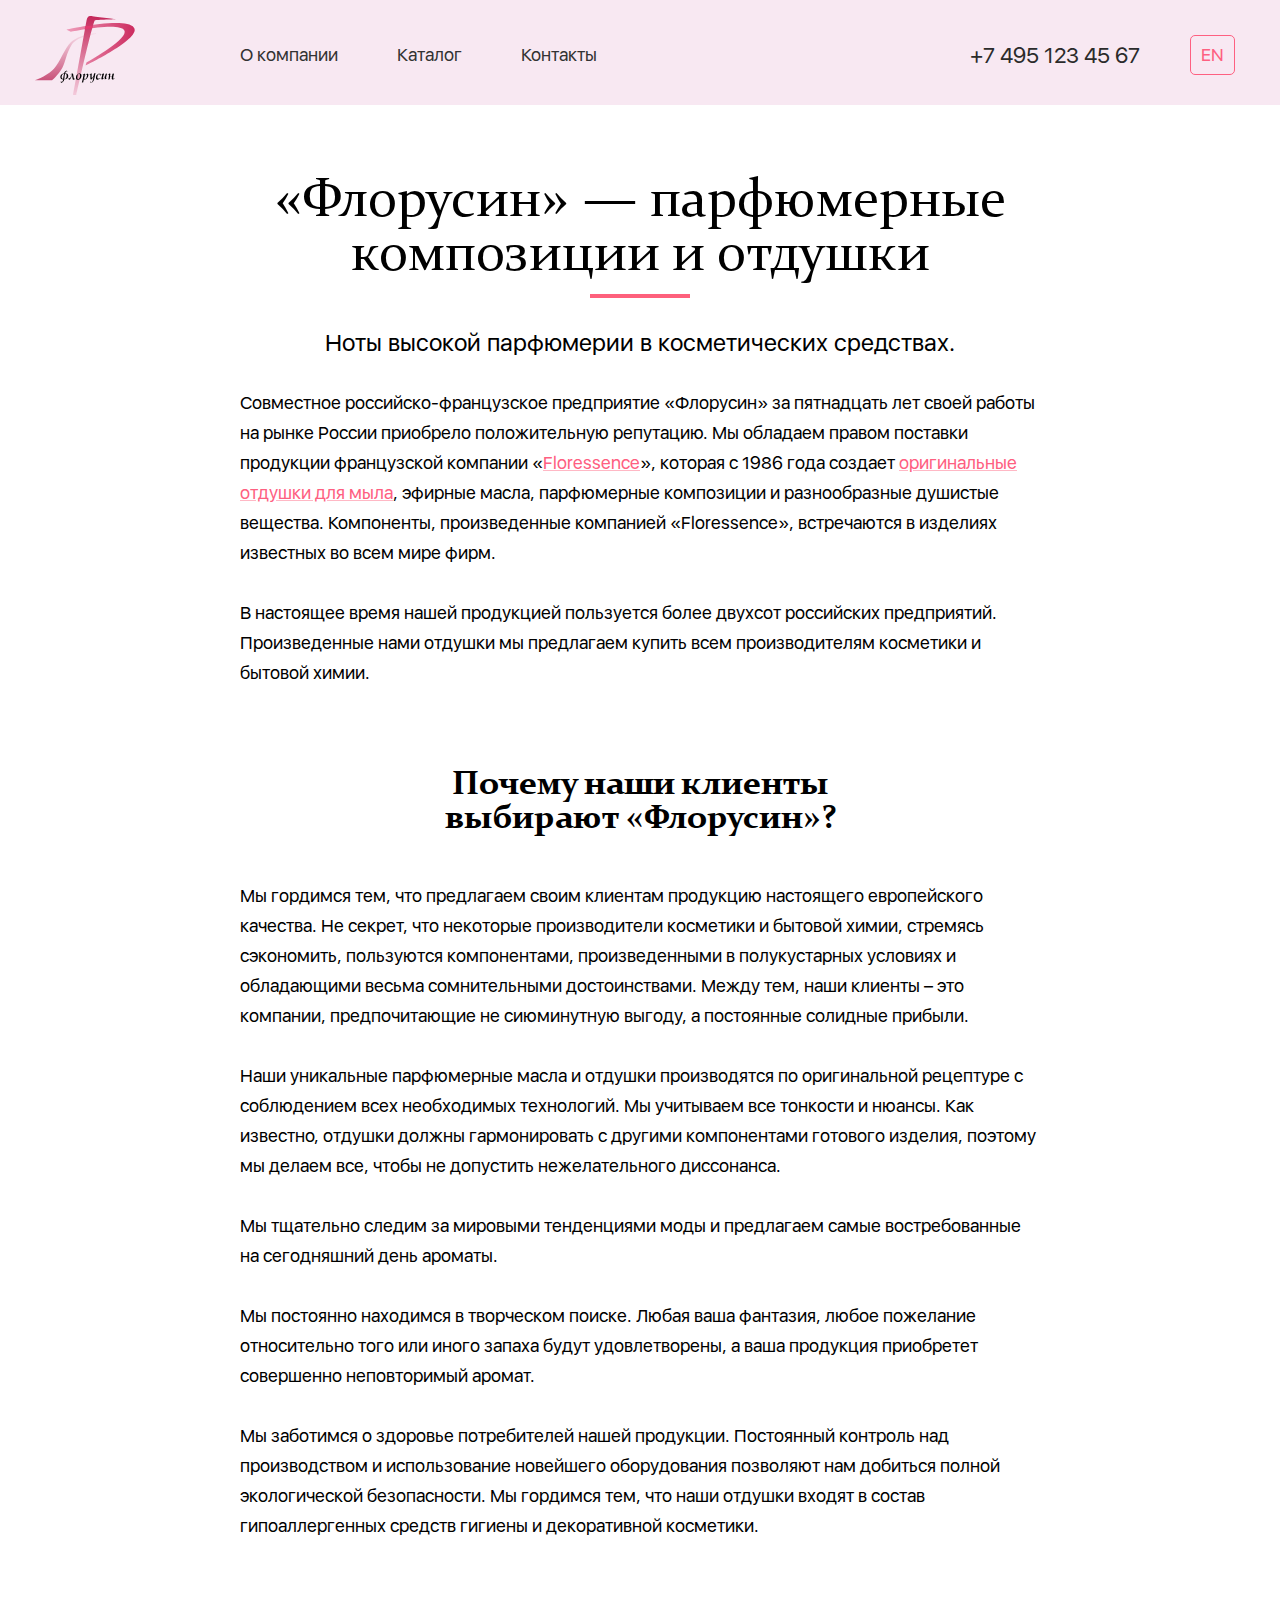
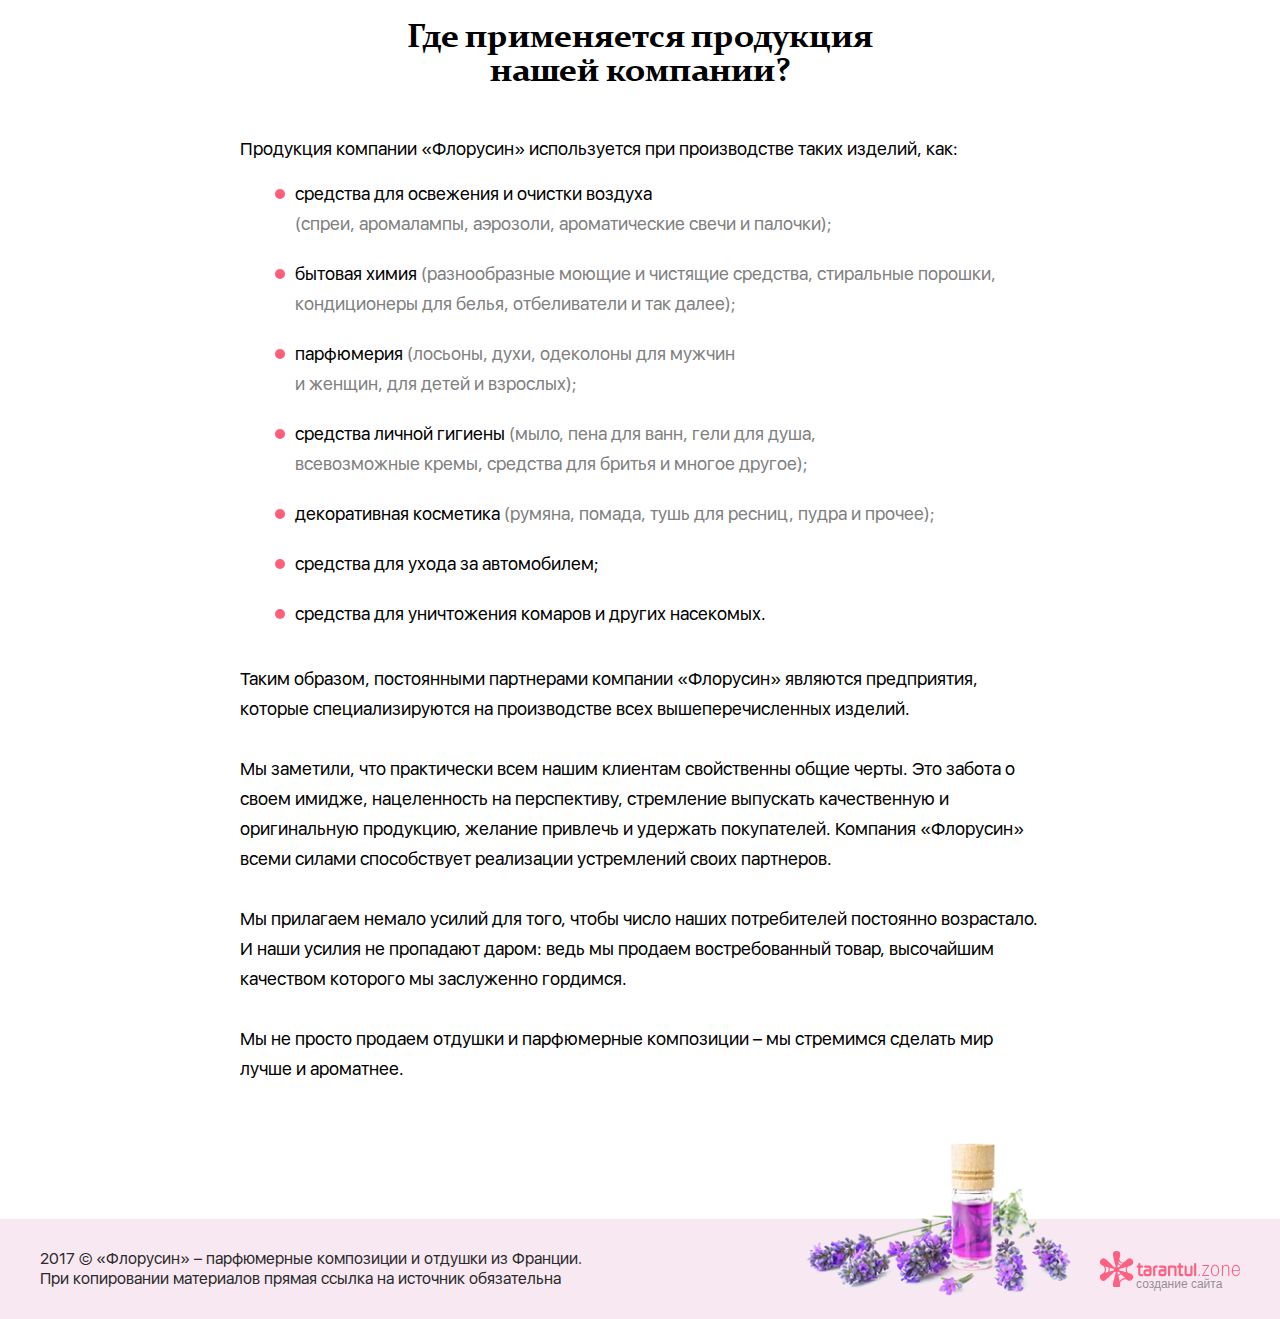
<file: index.html>
<!DOCTYPE html>
<html lang="ru">
	<head>
    	<meta charset="UTF-8" />
    	<meta http-equiv="X-UA-Compatible" content="IE=edge" />
    	<meta name="viewport" content="width=device-width, initial-scale=1.0, user-scalable=0, minimum-scale=1.0" />
    	<link rel="stylesheet" href="css/default.css" />
		<link rel="stylesheet" href="css/fonts.css" />
    	<link rel="stylesheet" href="css/style.css" />
		<link rel="stylesheet" href="css/header.css" />
		<link rel="stylesheet" href="css/nav.css" />
		<link rel="stylesheet" href="css/article.css" />
		<link rel="stylesheet" href="css/footer.css" />
		<script defer src="js/jquery.js"></script>
		<script defer src="js/base.js"></script>
		<title>ФЛОРУСИН</title>
	</head>
	<body onload="resize();" onresize="resize();">
		<div class="container">
			<header>
				<div class="header_container">
					<a class="header_logo" href="main.html" title="На главную страницу"></a>
					<a class="header_phone" href="tel:+74951234567" title="Позвоните нам">+7 495 123 45 67</a>
					<ul>
						<li></li>
						<li></li>
						<li></li>
						<li></li>
					</ul>
					<a class="lang" href="#" title="English version">en</a>
				</div>
			</header>

			<nav>
				<ul>
					<li><a href="#" title="О компании">О компании</a></li>
					<li><a href="catalogue.html" title="Каталог">Каталог</a></li>
					<li><a href="#" title="Контакты">Контакты</a></li>
				</ul>
			</nav>

			<article>
				<div class="brief">
					<h1>«Флорусин» — парфюмерные<br/> композиции и отдушки</h1>
					<p>Ноты высокой парфюмерии в косметических средствах.</p>
				</div>
				<div class="content">
					<p>Совместное российско-французское предприятие «Флорусин» за пятнадцать лет
						 своей работы на рынке России приобрело положительную репутацию. Мы
						 обладаем правом поставки продукции французской компании «<a href="#" title="Floressence">Floressence</a>»,
						 которая с 1986 года создает <a href="#" title="отдушки для мыла">оригинальные отдушки
						для мыла</a>, эфирные масла, парфюмерные композиции и разнообразные душистые вещества.
						Компоненты, произведенные компанией «Floressence», встречаются в изделиях известных
						 во всем мире фирм.</p>
					<p>В настоящее время нашей продукцией пользуется более двухсот российских
						 предприятий. Произведенные нами отдушки мы предлагаем купить всем
						 производителям косметики и бытовой химии.</p>
					<h2>Почему наши клиенты<br/> выбирают «Флорусин»?</h2>
					<p>Мы гордимся тем, что предлагаем своим клиентам продукцию настоящего
						 европейского качества. Не секрет, что некоторые производители косметики
						  и бытовой химии, стремясь сэкономить, пользуются компонентами,
						  произведенными в полукустарных условиях и обладающими весьма
						   сомнительными достоинствами. Между тем, наши клиенты – это компании,
						    предпочитающие не сиюминутную выгоду, а постоянные солидные прибыли.</p>
					<p>Наши уникальные парфюмерные масла и отдушки производятся по оригинальной
						рецептуре с соблюдением всех необходимых технологий. Мы учитываем все тонкости
						и нюансы. Как известно, отдушки должны гармонировать с другими компонентами
						готового изделия, поэтому мы делаем все, чтобы не допустить нежелательного диссонанса.</p>
					<p>Мы тщательно следим за мировыми тенденциями моды и предлагаем самые
						 востребованные на сегодняшний день ароматы.</p>
					<p>Мы постоянно находимся в творческом поиске. Любая ваша фантазия, любое пожелание
						 относительно того или иного запаха будут удовлетворены, а ваша продукция
						 приобретет совершенно неповторимый аромат.</p>
					<p>Мы заботимся о здоровье потребителей нашей продукции. Постоянный контроль
						над производством и использование новейшего оборудования позволяют нам добиться
						полной экологической безопасности. Мы гордимся тем, что наши отдушки входят
						в состав гипоаллергенных средств гигиены и декоративной косметики.</p>
					<h2>Где применяется продукция<br/> нашей компании?</h2>
					<p>Продукция компании «Флорусин» используется при производстве таких
						изделий, как:</p>
					<ul>
						<li>средства для освежения и очистки воздуха<br/> <span> (спреи, аромалампы,
							аэрозоли, ароматические свечи и палочки);</span></li>
						<li>бытовая химия<span> (разнообразные моющие и чистящие средства, стиральные
							 порошки, кондиционеры для белья, отбеливатели и так далее);</span></li>
						<li>парфюмерия<span> (лосьоны, духи, одеколоны для мужчин<br/> и женщин,
							 для детей и взрослых);</span></li>
						<li>средства личной гигиены<span> (мыло, пена для ванн, гели для душа,<br/>
							всевозможные кремы, средства для бритья и многое другое);</span></li>
						<li>декоративная косметика<span> (румяна, помада, тушь для ресниц, пудра и
							прочее);</span></li>
						<li>средства для ухода за автомобилем;<span></span></li>
						<li>средства для уничтожения комаров и других насекомых.<span></span></li>
					</ul>
					<p>Таким образом, постоянными партнерами компании «Флорусин» являются предприятия,
						которые специализируются на производстве всех вышеперечисленных изделий.</p>
					<p>Мы заметили, что практически всем нашим клиентам свойственны общие черты.
						Это забота о своем имидже, нацеленность на перспективу, стремление выпускать
						качественную и оригинальную продукцию, желание привлечь и удержать покупателей.
						Компания «Флорусин» всеми силами способствует реализации устремлений своих партнеров.</p>
					<p>Мы прилагаем немало усилий для того, чтобы число наших потребителей постоянно
						 возрастало. И наши усилия не пропадают даром: ведь мы продаем востребованный товар,
						 высочайшим качеством которого мы заслуженно гордимся.</p>
					<p>Мы не просто продаем отдушки и парфюмерные композиции – мы стремимся сделать
						 мир лучше и ароматнее.</p>
				</div>
			</article>

			<footer>
				<div class="footer_container">
					<p>2017 &copy; «Флорусин» – парфюмерные композиции и отдушки из Франции.
					При копировании материалов прямая ссылка на источник обязательна
					</p>
					<a class="developer" href="http://www.tarantul.zone/" title="создание сайта" target="_blank">
					</a>
					<img class="footer_img" src="./img/aroma_footer.png" alt="aroma" />
					</div>
				</footer>
			</div>
	</body>
</html>
</file>
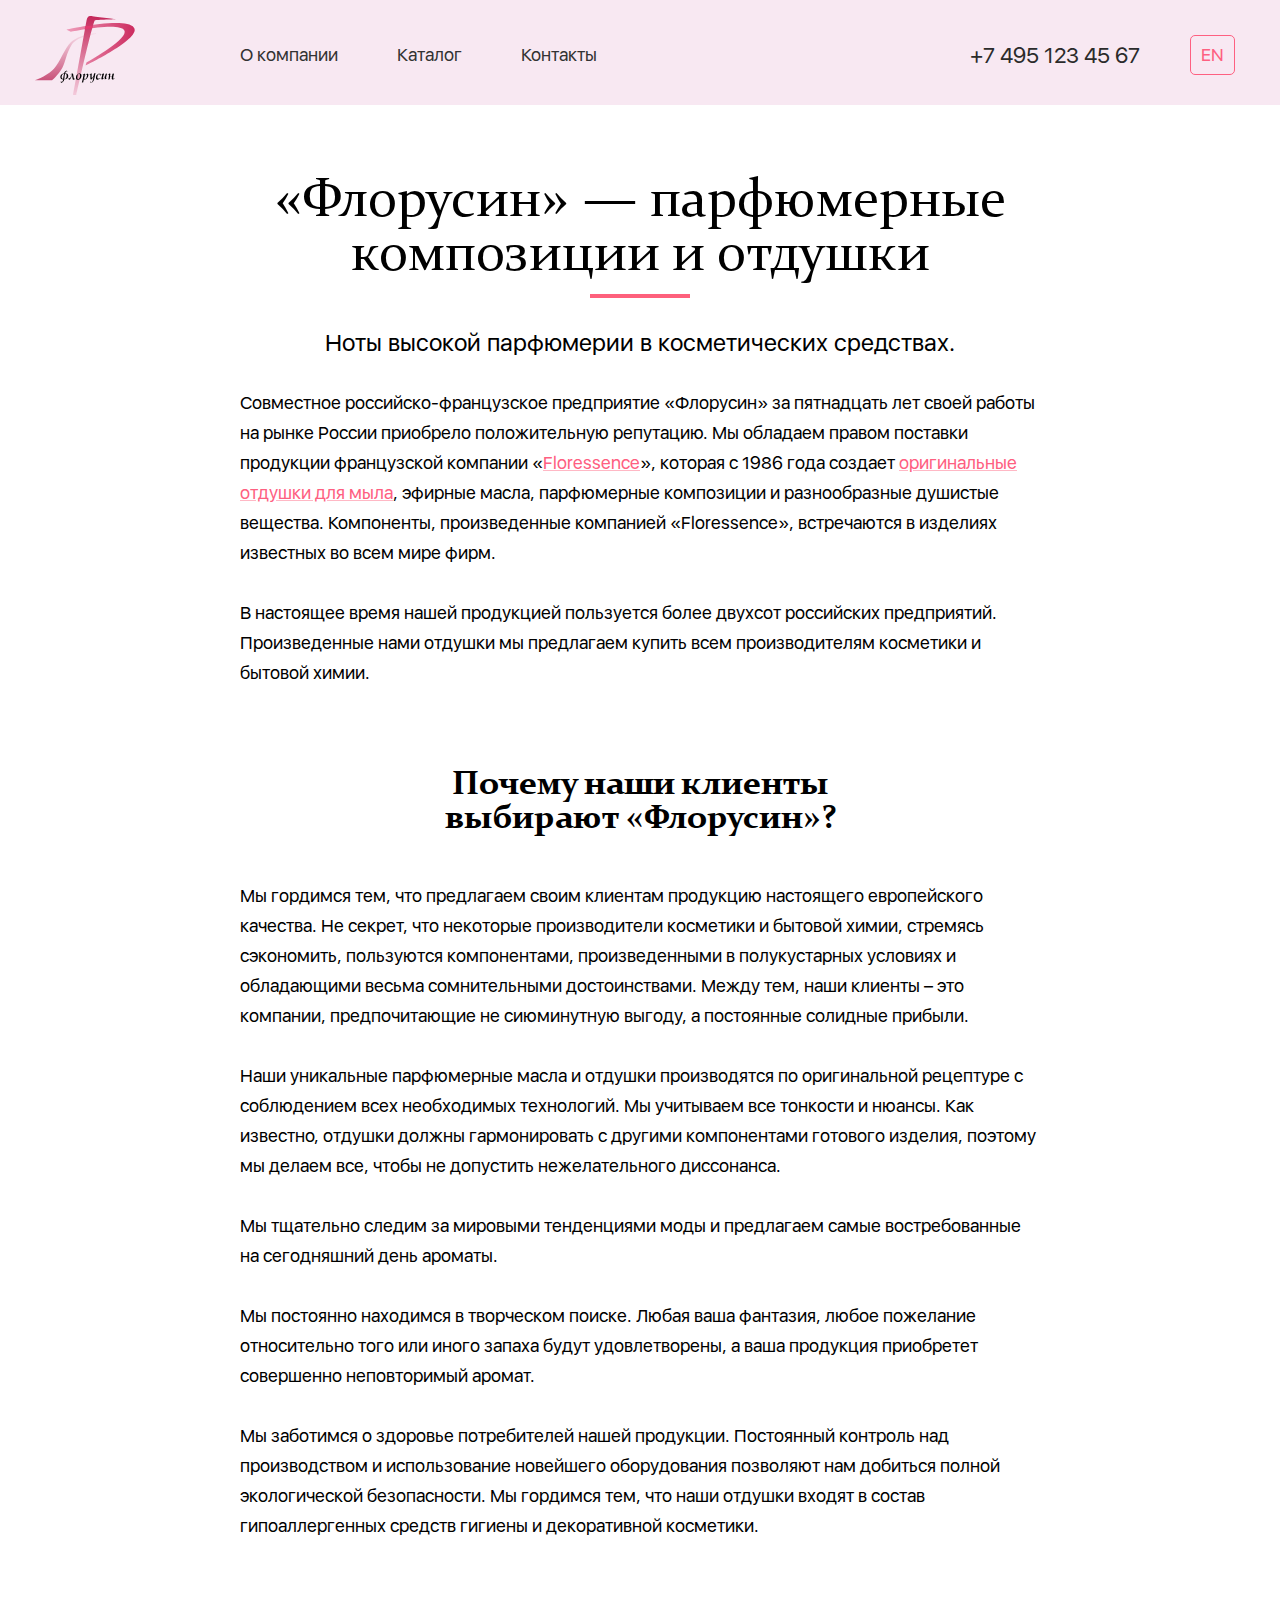
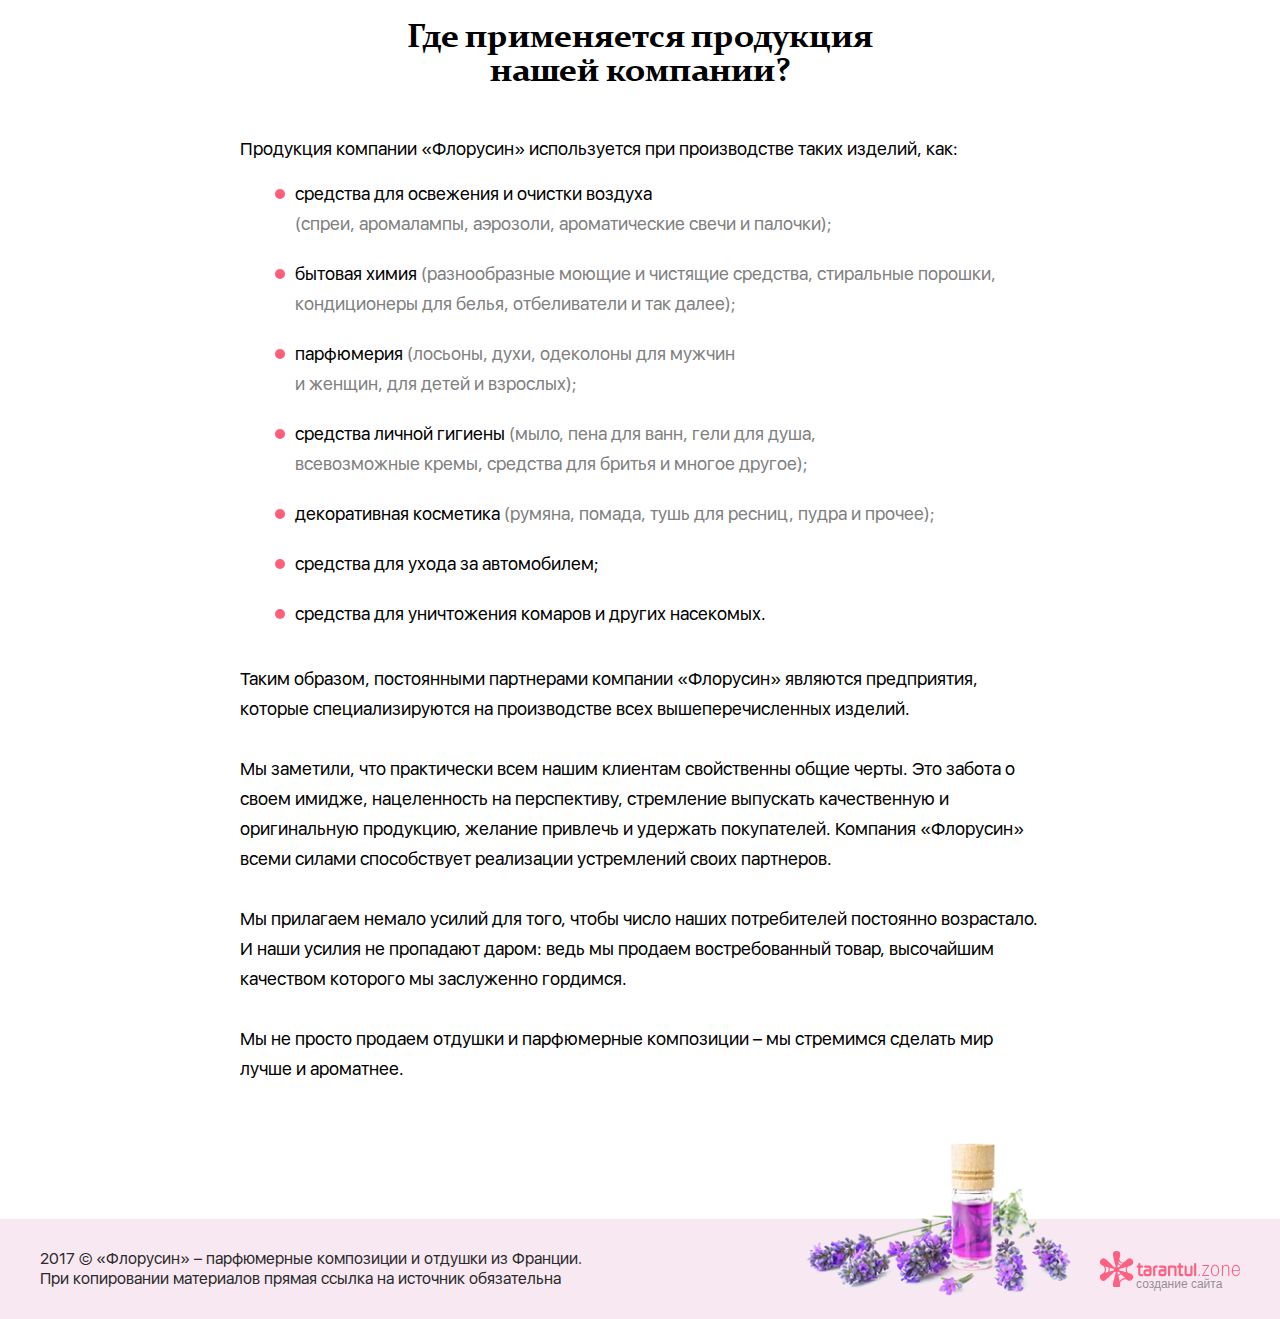
<file: base.html>
<!DOCTYPE html>
<html lang="ru">
	<head>
    	<meta charset="UTF-8" />
    	<meta http-equiv="X-UA-Compatible" content="IE=edge" />
    	<meta name="viewport" content="width=device-width, initial-scale=1.0, user-scalable=0, minimum-scale=1.0" />
    	<link rel="stylesheet" href="css/default.css" />
		<link rel="stylesheet" href="css/fonts.css" />
    	<link rel="stylesheet" href="css/style.css" />
		<link rel="stylesheet" href="css/header.css" />
		<link rel="stylesheet" href="css/nav.css" />
		<link rel="stylesheet" href="css/article.css" />
		<link rel="stylesheet" href="css/footer.css" />
		<script defer src="js/jquery.js"></script>
		<script defer src="js/base.js"></script>
		<title>ФЛОРУСИН</title>
	</head>
	<body onload="resize();" onresize="resize();">
		<div class="container">
			<header>
				<div class="header_container">
					<a class="header_logo" href="/" title="На главную страницу"></a>
					<a class="header_phone" href="tel:+74951234567" title="Позвоните нам">+7 495 123 45 67</a>
					<ul>
						<li></li>
						<li></li>
						<li></li>
						<li></li>
					</ul>
					<a class="lang" href="#" title="English version">en</a>
				</div>
			</header>

			<nav>
				<ul>
					<li><a href="#" title="О компании">О компании</a></li>
					<li><a href="#" title="Каталог">Каталог</a></li>
					<li><a href="#" title="Контакты">Контакты</a></li>
				</ul>
			</nav>

			<article>
				<div class="brief">
					<h1>«Флорусин» — парфюмерные<br/> композиции и отдушки</h1>
					<p>Ноты высокой парфюмерии в косметических средствах.</p>
				</div>
				<div class="content">
					<p>Совместное российско-французское предприятие «Флорусин» за пятнадцать лет
						 своей работы на рынке России приобрело положительную репутацию. Мы
						 обладаем правом поставки продукции французской компании «<a href="#" title="Floressence">Floressence</a>»,
						 которая с 1986 года создает <a href="#" title="отдушки для мыла">оригинальные отдушки
						для мыла</a>, эфирные масла, парфюмерные композиции и разнообразные душистые вещества.
						Компоненты, произведенные компанией «Floressence», встречаются в изделиях известных
						 во всем мире фирм.</p>
					<p>В настоящее время нашей продукцией пользуется более двухсот российских
						 предприятий. Произведенные нами отдушки мы предлагаем купить всем
						 производителям косметики и бытовой химии.</p>
					<h2>Почему наши клиенты<br/> выбирают «Флорусин»?</h2>
					<p>Мы гордимся тем, что предлагаем своим клиентам продукцию настоящего
						 европейского качества. Не секрет, что некоторые производители косметики
						  и бытовой химии, стремясь сэкономить, пользуются компонентами,
						  произведенными в полукустарных условиях и обладающими весьма
						   сомнительными достоинствами. Между тем, наши клиенты – это компании,
						    предпочитающие не сиюминутную выгоду, а постоянные солидные прибыли.</p>
					<p>Наши уникальные парфюмерные масла и отдушки производятся по оригинальной
						рецептуре с соблюдением всех необходимых технологий. Мы учитываем все тонкости
						и нюансы. Как известно, отдушки должны гармонировать с другими компонентами
						готового изделия, поэтому мы делаем все, чтобы не допустить нежелательного диссонанса.</p>
					<p>Мы тщательно следим за мировыми тенденциями моды и предлагаем самые
						 востребованные на сегодняшний день ароматы.</p>
					<p>Мы постоянно находимся в творческом поиске. Любая ваша фантазия, любое пожелание
						 относительно того или иного запаха будут удовлетворены, а ваша продукция
						 приобретет совершенно неповторимый аромат.</p>
					<p>Мы заботимся о здоровье потребителей нашей продукции. Постоянный контроль
						над производством и использование новейшего оборудования позволяют нам добиться
						полной экологической безопасности. Мы гордимся тем, что наши отдушки входят
						в состав гипоаллергенных средств гигиены и декоративной косметики.</p>
					<h2>Где применяется продукция<br/> нашей компании?</h2>
					<p>Продукция компании «Флорусин» используется при производстве таких
						изделий, как:</p>
					<ul>
						<li>средства для освежения и очистки воздуха<br/> <span> (спреи, аромалампы,
							аэрозоли, ароматические свечи и палочки);</span></li>
						<li>бытовая химия<span> (разнообразные моющие и чистящие средства, стиральные
							 порошки, кондиционеры для белья, отбеливатели и так далее);</span></li>
						<li>парфюмерия<span> (лосьоны, духи, одеколоны для мужчин<br/> и женщин,
							 для детей и взрослых);</span></li>
						<li>средства личной гигиены<span> (мыло, пена для ванн, гели для душа,<br/>
							всевозможные кремы, средства для бритья и многое другое);</span></li>
						<li>декоративная косметика<span> (румяна, помада, тушь для ресниц, пудра и
							прочее);</span></li>
						<li>средства для ухода за автомобилем;<span></span></li>
						<li>средства для уничтожения комаров и других насекомых.<span></span></li>
					</ul>
					<p>Таким образом, постоянными партнерами компании «Флорусин» являются предприятия,
						которые специализируются на производстве всех вышеперечисленных изделий.</p>
					<p>Мы заметили, что практически всем нашим клиентам свойственны общие черты.
						Это забота о своем имидже, нацеленность на перспективу, стремление выпускать
						качественную и оригинальную продукцию, желание привлечь и удержать покупателей.
						Компания «Флорусин» всеми силами способствует реализации устремлений своих партнеров.</p>
					<p>Мы прилагаем немало усилий для того, чтобы число наших потребителей постоянно
						 возрастало. И наши усилия не пропадают даром: ведь мы продаем востребованный товар,
						 высочайшим качеством которого мы заслуженно гордимся.</p>
					<p>Мы не просто продаем отдушки и парфюмерные композиции – мы стремимся сделать
						 мир лучше и ароматнее.</p>
				</div>
			</article>

			<footer>
				<div class="footer_container">
					<p>2017 &copy; «Флорусин» – парфюмерные композиции и отдушки из Франции.
					При копировании материалов прямая ссылка на источник обязательна
					</p>
					<a class="developer" href="http://www.tarantul.zone/" title="создание сайта" target="_blank">
					</a>
					<img class="footer_img" src="./img/aroma_footer.png" alt="aroma" />
					</div>
				</footer>
			</div>
	</body>
</html>
</file>
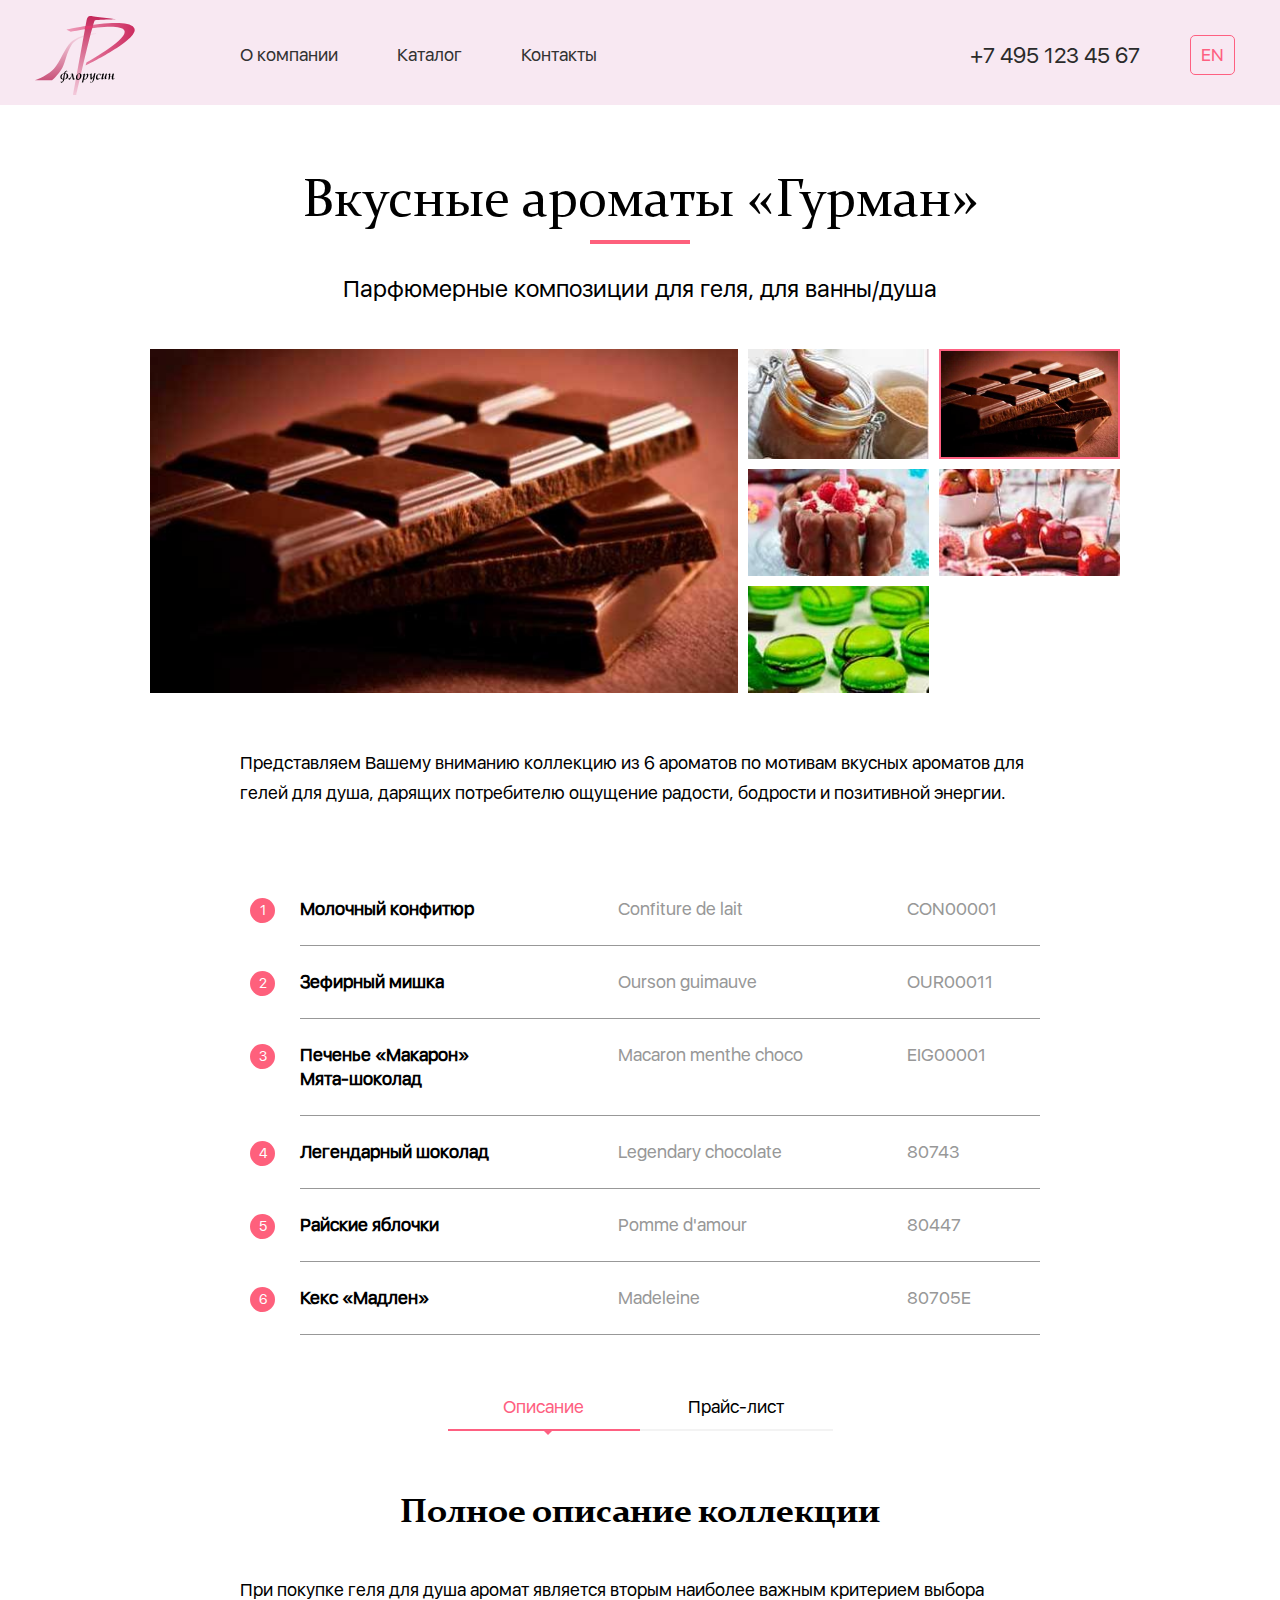
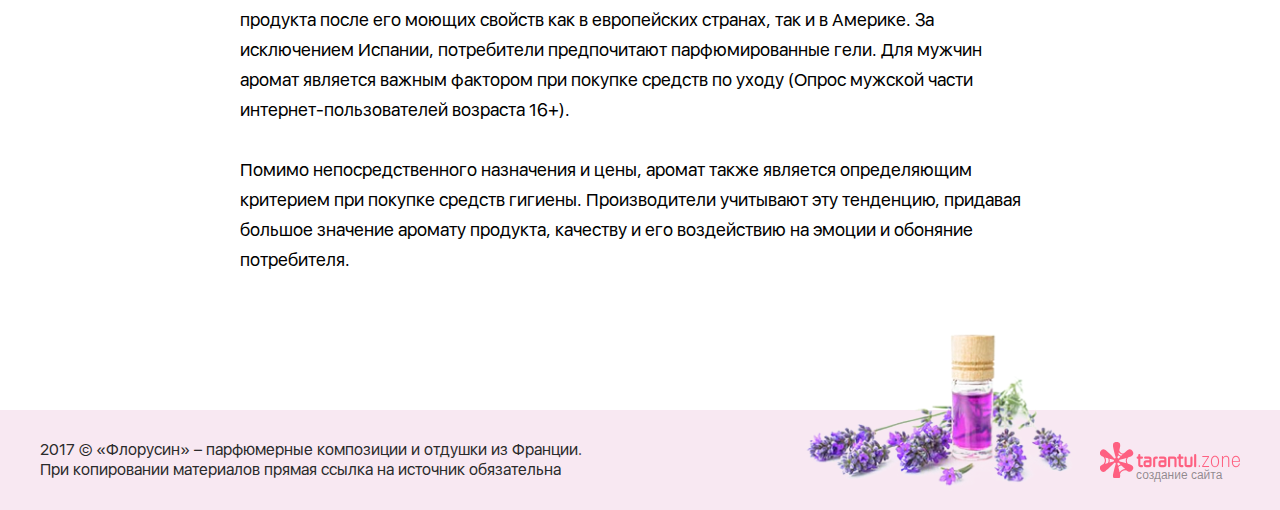
<file: card.html>
<!DOCTYPE html>
<html lang="ru">
	<head>
    	<meta charset="UTF-8" />
    	<meta http-equiv="X-UA-Compatible" content="IE=edge" />
    	<meta name="viewport" content="width=device-width, initial-scale=1.0, user-scalable=0, minimum-scale=1.0" />
    	<link rel="stylesheet" href="css/default.css" />
		<link rel="stylesheet" href="css/fonts.css" />
    	<link rel="stylesheet" href="css/style.css" />
		<link rel="stylesheet" href="css/header.css" />
		<link rel="stylesheet" href="css/nav.css" />
		<link rel="stylesheet" href="css/article.css" />
		<link rel="stylesheet" href="css/card.css" />
		<link rel="stylesheet" href="css/form.css" />
		<link rel="stylesheet" href="css/footer.css" />
		<script defer src="js/jquery.js"></script>
		<script defer src="js/base.js"></script>
		<script defer src="js/card.js"></script>
		<script defer src="js/form.js"></script>
		<title>ФЛОРУСИН</title>
	</head>
	<body onload="resize();" onresize="resize();">
		<div class="container">
			<header>
				<div class="header_container">
					<a class="header_logo" href="main.html" title="На главную страницу"></a>
					<a class="header_phone" href="tel:+74951234567" title="Позвоните нам">+7 495 123 45 67</a>
					<ul>
						<li></li>
						<li></li>
						<li></li>
						<li></li>
					</ul>
					<a class="lang" href="#" title="English version">en</a>
				</div>
			</header>

			<nav>
				<ul>
					<li><a href="#" title="О компании">О компании</a></li>
					<li><a href="catalogue.html" title="Каталог">Каталог</a></li>
					<li><a href="contacts.html" title="Контакты">Контакты</a></li>
				</ul>
			</nav>

			<article>
				<div class="brief">
					<h1>Вкусные ароматы «Гурман»</h1>
					<p>Парфюмерные композиции для геля, для ванны/душа</p>
				</div>

				<div class="card_photo">
					<div>
						<img src="./img/card_11.jpg" alt="Легендарный шоколад"/>
					</div>
					<div class="ul_wrap">
						<ul class="gallery">
							<li><img src="./img/card_12.jpg" alt="Молочный конфитюр"/></li>
							<li class="selected"><img src="./img/card_11.jpg" alt="Легендарный шоколад"/></li>
							<li><img src="./img/card_13.jpg" alt="Зефирный мишка"/></li>
							<li><img src="./img/card_14.jpg" alt="Райские яблочки"/></li>
							<!-- <li><img src="./img/card_16.jpg" alt="Кекс «Мадлен»"/></li> -->
							<li><img src="./img/card_15.jpg" alt="Печенье «Макарон»"/></li>
						</ul>
					</div>
				</div>

				<div class="content">
					<p>Представляем Вашему вниманию коллекцию из 6 ароматов по мотивам
							  вкусных  ароматов для гелей для душа, дарящих  потребителю
							  ощущение радости, бодрости и позитивной  энергии.</p>

					<table>
				  		<tr>
				  			<td><strong>Молочный конфитюр</strong></td>
				  			<td>Confiture de lait</td>
				  			<td>CON00001</td>
				  		</tr>
				  		<tr>
				  			<td><strong>Зефирный мишка</strong></td>
				  			<td>Ourson guimauve</td>
				  			<td>OUR00011</td>
				  		</tr>
				  		<tr>
				  			<td><strong>Печенье «Макарон» Мята-шоколад</strong></td>
				  			<td>Macaron menthe choco</td>
				  			<td>EIG00001</td>
				  		</tr>
				  		<tr>
				  			<td><strong>Легендарный шоколад</strong></td>
				  			<td>Legendary chocolate</td>
				  			<td>80743</td>
				  		</tr>
				  		<tr>
				  			<td><strong>Райские яблочки</strong></td>
				  			<td>Pomme d'amour</td>
				  			<td>80447</td>
				  		</tr>
				  		<tr>
				  			<td><strong>Кекс «Мадлен»</strong></td>
				  			<td>Madeleine</td>
				  			<td>80705E</td>
				  		</tr>
					</table>
			  	</div>

				<ul class="card_choiсe">
					<li data-class="description" class="selected">Описание</li><li data-class="price">Прайс-лист</li>
				</ul>

				<div class="card description">
					<h2>Полное описание коллекции</h2>
					<p>При покупке геля  для душа аромат является вторым наиболее
						важным критерием выбора продукта после его моющих свойств как
						в европейских странах, так и в Америке. За исключением  Испании,
						 потребители предпочитают парфюмированные гели. Для мужчин аромат
						 является важным  фактором при покупке средств по уходу (Опрос мужской части
						 интернет-пользователей возраста 16+).</p>
					<p>Помимо непосредственного назначения и цены,
						аромат  также является определяющим критерием при покупке
						 средств гигиены. Производители учитывают эту тенденцию,
						 придавая большое значение аромату продукта, качеству и его
						 воздействию на  эмоции и обоняние  потребителя.</p>
				</div>

				<div class="card price">
					<p>Оставьте ваши контактные даные и раскажите о вашем направлении
						бизнеса, чтобы мы могли сформировать для вас индивидуальное
						 предложение. А пока мы готовим для вас это предложение,
						 вы сможете ознакомиться с прайсом текущей коллекции.</p>
					<form action="?action=price" method="get">
						<div>
							<ul class="form">
								<li class="required">
										<span>Ваше имя</span>
										<input class="field" type="text" name="username" value="" />
								</li>
								<li class="required">
										<span>Ваш email</span>
										<input class="field" type="text" name="user_email" value="" />
								</li>
								<li>
										<span>Ваш телефон</span>
										<input class="field" type="text" name="user_phone" value=""/>
								</li>
							</ul>
							<div class="message">
								<span>Ваши пожелания</span>
								<textarea class="field" name="message"></textarea>
							</div>
						</div>
						<label>
							<div class="required">
								<input type="checkbox" name="consent" value="Y" />
								<span class="checkbox"></span>
							</div>
							<span class="consent">Я согласен на <a href="#" title="Согласие">обработку персональных данных</a></span>
						</label>
						<button class="submit" type="button">Отправить</button>
					</form>
				</div>
			</article>

			<footer>
				<div class="footer_container">
					<p>2017 &copy; «Флорусин» – парфюмерные композиции и отдушки из Франции.
					При копировании материалов прямая ссылка на источник обязательна
					</p>
					<a class="developer" href="http://www.tarantul.zone/" title="создание сайта" target="_blank">
					</a>
					<img class="footer_img" src="./img/aroma_footer.png" alt="aroma" />
					</div>
				</footer>
			</div>
	</body>
</html>
</file>
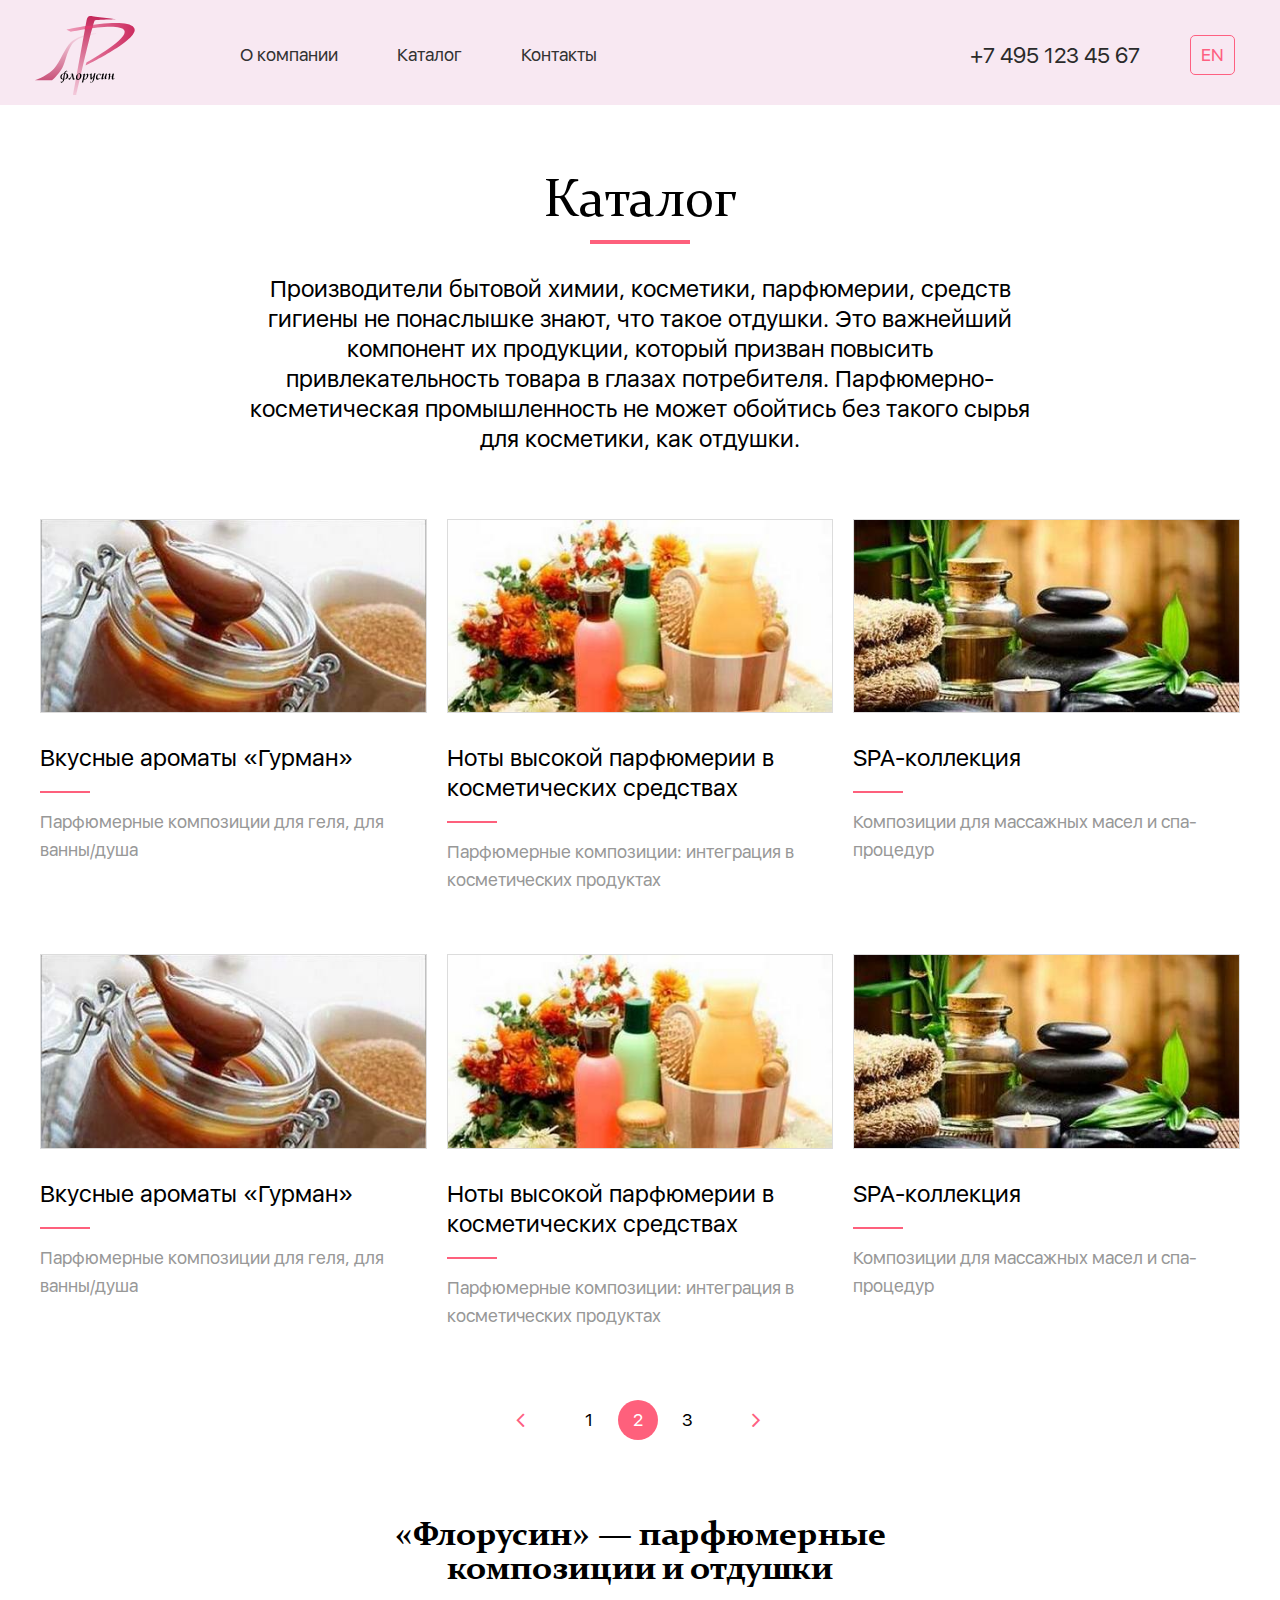
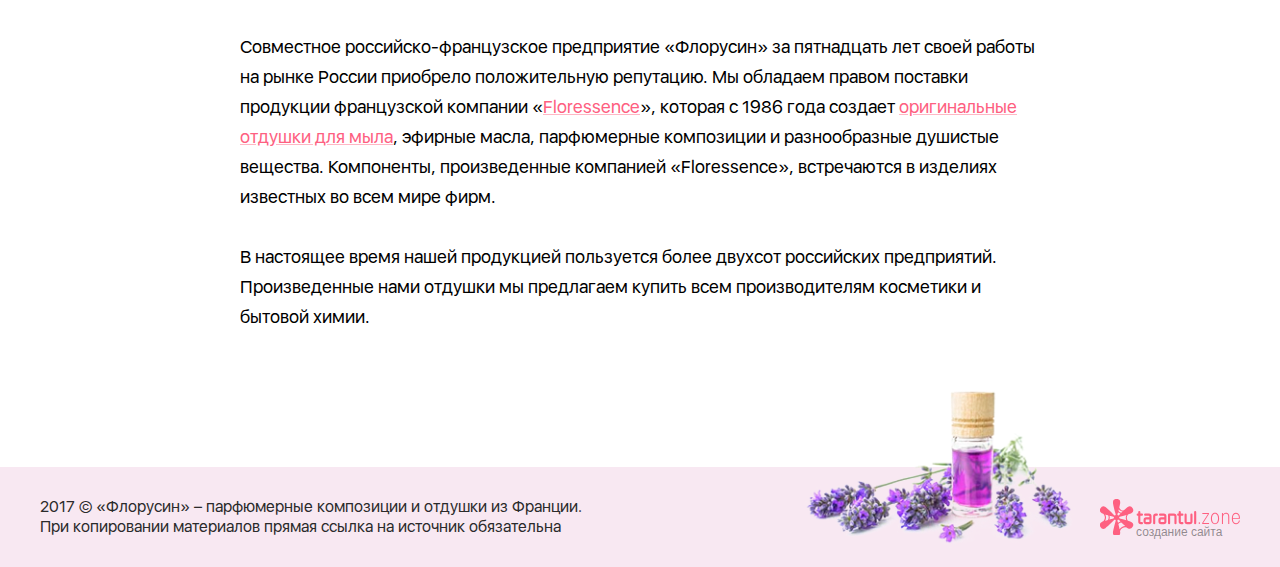
<file: catalogue.html>
<!DOCTYPE html>
<html lang="ru">
	<head>
    	<meta charset="UTF-8" />
    	<meta http-equiv="X-UA-Compatible" content="IE=edge" />
    	<meta name="viewport" content="width=device-width, initial-scale=1.0, user-scalable=0, minimum-scale=1.0" />
    	<link rel="stylesheet" href="css/default.css" />
		<link rel="stylesheet" href="css/fonts.css" />
    	<link rel="stylesheet" href="css/style.css" />
		<link rel="stylesheet" href="css/header.css" />
		<link rel="stylesheet" href="css/nav.css" />
		<link rel="stylesheet" href="css/article.css" />
		<link rel="stylesheet" href="css/ul_common.css" />
		<link rel="stylesheet" href="css/catalogue.css" />
		<link rel="stylesheet" href="css/footer.css" />
		<script defer src="js/jquery.js"></script>
		<script defer src="js/base.js"></script>
		<title>ФЛОРУСИН</title>
	</head>
	<body onload="resize();" onresize="resize();">
		<div class="container">
			<header>
				<div class="header_container">
					<a class="header_logo" href="main.html" title="На главную страницу"></a>
					<a class="header_phone" href="tel:+74951234567" title="Позвоните нам">+7 495 123 45 67</a>
					<ul>
						<li></li>
						<li></li>
						<li></li>
						<li></li>
					</ul>
					<a class="lang" href="#" title="English version">en</a>
				</div>
			</header>

			<nav>
				<ul>
					<li><a href="#" title="О компании">О компании</a></li>
					<li><a href="catalogue.html" title="Каталог">Каталог</a></li>
					<li><a href="#" title="Контакты">Контакты</a></li>
				</ul>
			</nav>

			<article>
				<div class="brief">
					<h1>Каталог</h1>
					<p>Производители бытовой химии, косметики, парфюмерии, средств гигиены
						не понаслышке знают, что такое отдушки. Это важнейший компонент их
						 продукции, который призван повысить привлекательность товара в глазах
						 потребителя. Парфюмерно-косметическая промышленность не может обойтись
						 без такого сырья для косметики, как отдушки.</p>
				</div>

				<ul class="catalogue common">
					<li>
						<a class="cat_item" href="card.html" title="Вкусные ароматы">
							<div class="cat_img"><img src="./img/cat1_gurm.jpg" alt="Вкусные ароматы" /></div>
							<div class="cat_info">
								<span class="cat_name">Вкусные ароматы «Гурман»</span>
								<span class="cat_descr">Парфюмерные композиции для геля, для ванны/душа</span>
							</div>
						</a>
					</li>
					<li>
						<a class="cat_item" href="card.html" title="Парфюмерия в косметике">
							<div class="cat_img"><img src="./img/cat1_parf.jpg" alt="Парфюмерия в косметике" /></div>
							<div class="cat_info">
								<span class="cat_name">Ноты высокой парфюмерии
									в косметических средствах</span>
									<span class="cat_descr">Парфюмерные композиции: интеграция в
										косметических продуктах</span>
							</div>
						</a>
					</li>
					<li>
						<a class="cat_item" href="card.html" title="SPA-коллекция">
							<div class="cat_img"><img src="./img/cat1_spa.jpg" alt="SPA-коллекция" /></div>
							<div class="cat_info">
								<span class="cat_name">SPA-коллекция</span>
								<span class="cat_descr">Композиции для массажных масел и
									спа-процедур</span>
							</div>
						</a>
					</li>
					<li>
						<a class="cat_item" href="card.html" title="Вкусные ароматы">
							<div class="cat_img"><img src="./img/cat1_gurm.jpg" alt="Вкусные ароматы" /></div>
							<div class="cat_info">
								<span class="cat_name">Вкусные ароматы «Гурман»</span>
								<span class="cat_descr">Парфюмерные композиции для геля, для ванны/душа</span>
							</div>
						</a>
					</li>
					<li>
						<a class="cat_item" href="card.html" title="Парфюмерия в косметике">
							<div class="cat_img"><img src="./img/cat1_parf.jpg" alt="Парфюмерия в косметике" /></div>
							<div class="cat_info">
								<span class="cat_name">Ноты высокой парфюмерии
								в косметических средствах</span>
								<span class="cat_descr">Парфюмерные композиции: интеграция в
								косметических продуктах</span>
							</div>
						</a>
					</li>
					<li>
						<a class="cat_item" href="card.html" title="SPA-коллекция">
							<div class="cat_img"><img src="./img/cat1_spa.jpg" alt="SPA-коллекция" /></div>
							<div class="cat_info">
								<span class="cat_name">SPA-коллекция</span>
								<span class="cat_descr">Композиции для массажных масел и
							спа-процедур</span>
							</div>
						</a>
					</li>
					<li class="pagination">
						<ol>
							<li class="prev"><a href="#" title="Предыдущая"></a></li>
							<li class="page"><a href="#" title="1"></a></li>
							<li class="page selected" title="2"><a href="#"></a></li>
							<li class="page"><a href="#" title="3"></a></li>
							<li class="next"><a href="#" title="Следующая"></a></li>
						</ol>
					</li>
				</ul>

				<div class="content">
					<h2>«Флорусин» — парфюмерные<br/> композиции и отдушки</h2>
					<p>Совместное российско-французское предприятие «Флорусин» за пятнадцать лет
						 своей работы на рынке России приобрело положительную репутацию. Мы
						 обладаем правом поставки продукции французской компании «<a href="#" title="Floressence">Floressence</a>»,
						 которая с 1986 года создает <a href="#" title="отдушки для мыла">оригинальные отдушки
						для мыла</a>, эфирные масла, парфюмерные композиции и разнообразные душистые вещества.
						Компоненты, произведенные компанией «Floressence», встречаются в изделиях известных
						 во всем мире фирм.</p>
					<p>В настоящее время нашей продукцией пользуется более двухсот российских
						 предприятий. Произведенные нами отдушки мы предлагаем купить всем
						 производителям косметики и бытовой химии.</p>
				</div>
			</article>

			<footer>
				<div class="footer_container">
					<p>2017 &copy; «Флорусин» – парфюмерные композиции и отдушки из Франции.
					При копировании материалов прямая ссылка на источник обязательна
					</p>
					<a class="developer" href="http://www.tarantul.zone/" title="создание сайта" target="_blank">
					</a>
					<img class="footer_img" src="./img/aroma_footer.png" alt="aroma" />
					</div>
				</footer>
			</div>
	</body>
</html>
</file>
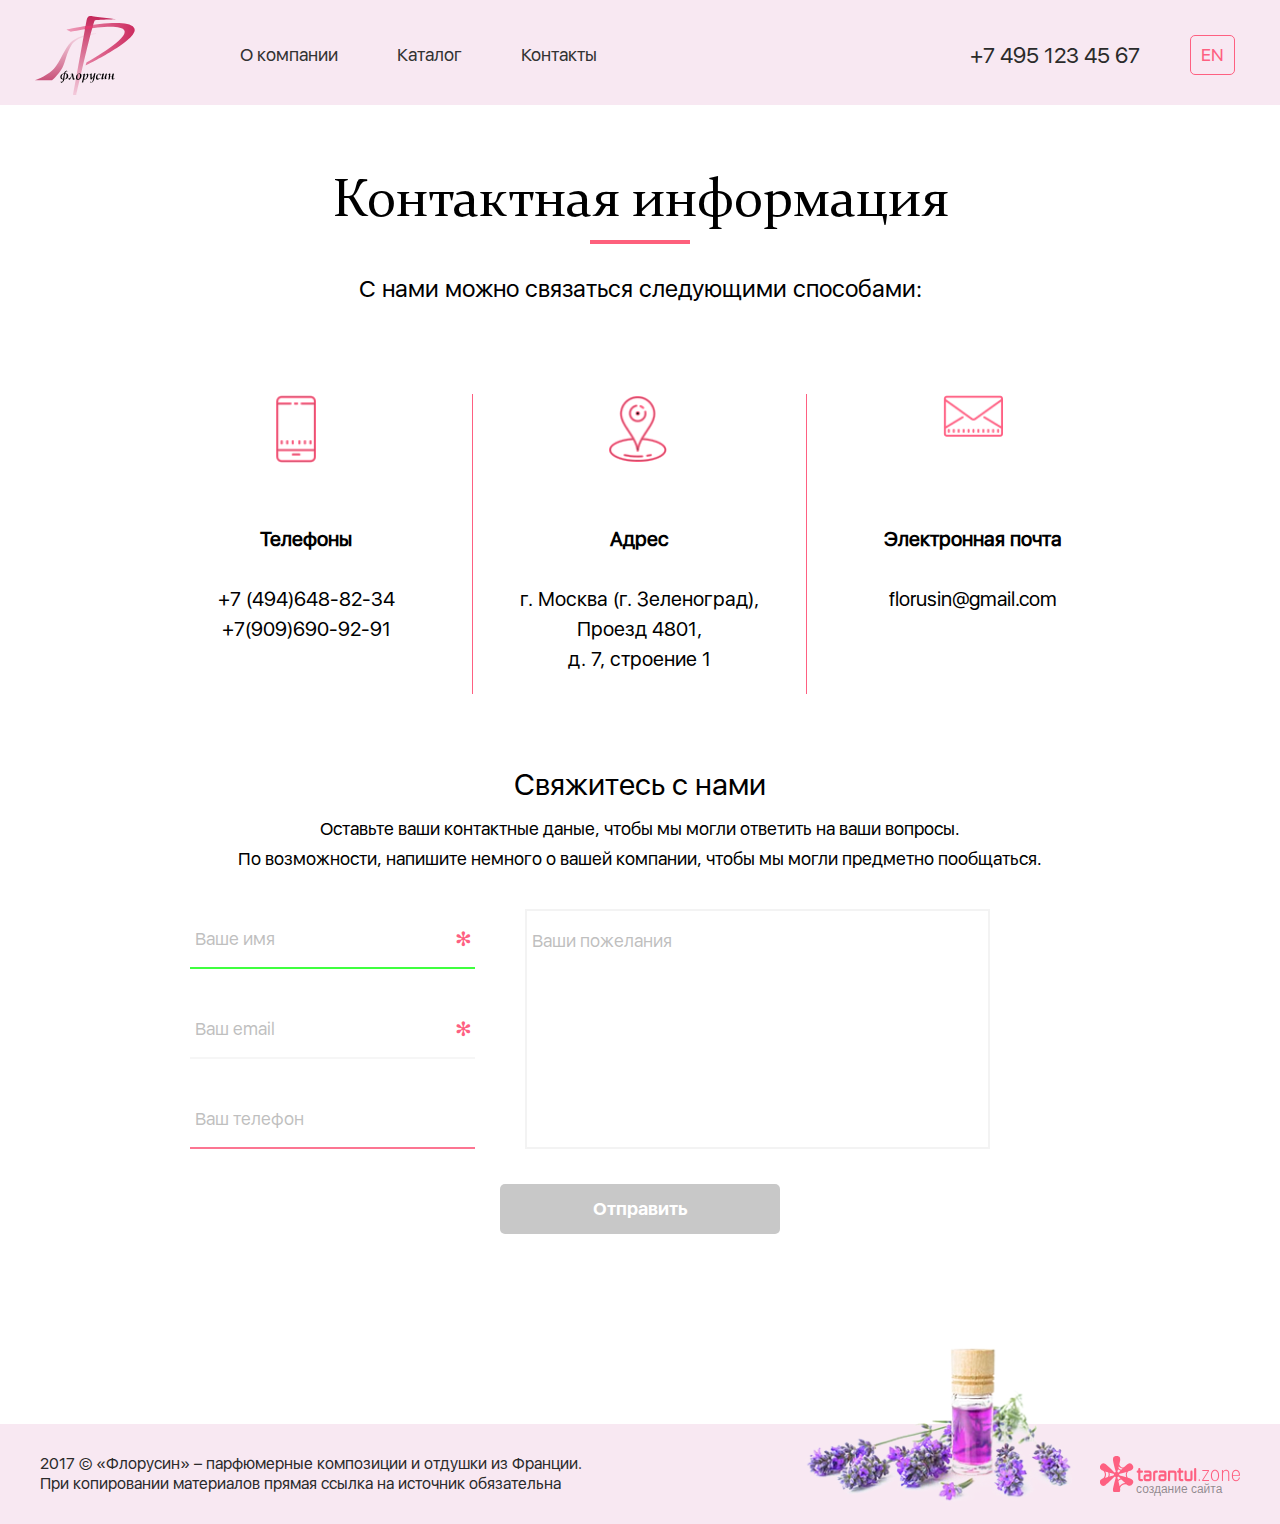
<file: contacts.html>
<!DOCTYPE html>
<html lang="ru">
	<head>
    	<meta charset="UTF-8" />
    	<meta http-equiv="X-UA-Compatible" content="IE=edge" />
    	<meta name="viewport" content="width=device-width, initial-scale=1.0, user-scalable=0, minimum-scale=1.0" />
    	<link rel="stylesheet" href="css/default.css" />
		<link rel="stylesheet" href="css/fonts.css" />
    	<link rel="stylesheet" href="css/style.css" />
		<link rel="stylesheet" href="css/header.css" />
		<link rel="stylesheet" href="css/nav.css" />
		<link rel="stylesheet" href="css/article.css" />
		<link rel="stylesheet" href="css/contacts.css" />
		<link rel="stylesheet" href="css/form.css" />
		<!-- <link rel="stylesheet" href="css/catalogue.css" /> -->
		<link rel="stylesheet" href="css/footer.css" />
		<script defer src="js/jquery.js"></script>
		<script defer src="js/base.js"></script>
		<script defer src="js/card.js"></script>
		<script defer src="js/form.js"></script>
		<title>ФЛОРУСИН</title>
	</head>

	<body onload="resize();" onresize="resize();">
		<div class="container">
			<header>
				<div class="header_container">
					<a class="header_logo" href="main.html" title="На главную страницу"></a>
					<a class="header_phone" href="tel:+74951234567" title="Позвоните нам">+7 495 123 45 67</a>
					<ul>
						<li></li>
						<li></li>
						<li></li>
						<li></li>
					</ul>
					<a class="lang" href="#" title="English version">en</a>
				</div>
			</header>

			<nav>
				<ul>
					<li><a href="#" title="О компании">О компании</a></li>
					<li><a href="catalogue.html" title="Каталог">Каталог</a></li>
					<li><a href="contacts.html" title="Контакты">Контакты</a></li>
				</ul>
			</nav>

			<article>
				<div class="brief">
					<h1>Контактная информация</h1>
					<p>С нами можно связаться следующими способами:</p>
				</div>

				<ul class="contacts">
					<li>
						<span class="way"><strong>Телефоны</strong></span>
						<span> +7 (494)648-82-34<br/> +7(909)690-92-91
						</span>
					</li>
					<li>
						<span class="way"><strong>Адрес</strong></span>
						<span> г. Москва (г. Зеленоград),<br/> Проезд 4801,<br/> д. 7, строение 1
						</span>
					</li>
					<li>
						<span class="way"><strong>Электронная почта</strong></span>
						<span>florusin@gmail.com
						</span>
					</li>
				</ul>

				<div class="communication">
					<span>Свяжитесь с нами</span>
					<p>Оставьте ваши контактные даные, чтобы мы могли ответить на ваши вопросы.<br/>
						По возможности, напишите немного о вашей компании, чтобы мы могли предметно
						пообщаться.</p>
					<form action="?action=price" method="post">
						<div>
							<ul class="form">
								<li class="required">
										<span>Ваше имя</span>
										<input class="success" type="text" name="username" value="" />
								</li>
								<li class="required">
									<span>Ваш email</span>
											<input type="text" name="user_email" value="" />
								</li>
								<li>
										<span>Ваш телефон</span>
										<input class="error" type="text" name="user_phone" value=""/>
								</li>
							</ul>
							<div class="message">
								<span>Ваши пожелания</span>
								<textarea name="message"></textarea>
							</div>
						</div>
						<button class="contacts" type="button">Отправить</button>
					</form>
				</div>
			</article>

			<footer>
				<div class="footer_container">
					<p>2017 &copy; «Флорусин» – парфюмерные композиции и отдушки из Франции.
					При копировании материалов прямая ссылка на источник обязательна
					</p>
					<a class="developer" href="http://www.tarantul.zone/" title="создание сайта" target="_blank">
					</a>
					<img class="footer_img" src="./img/aroma_footer.png" alt="aroma" />
					</div>
				</footer>
			</div>
		</body>
	</html>
</file>
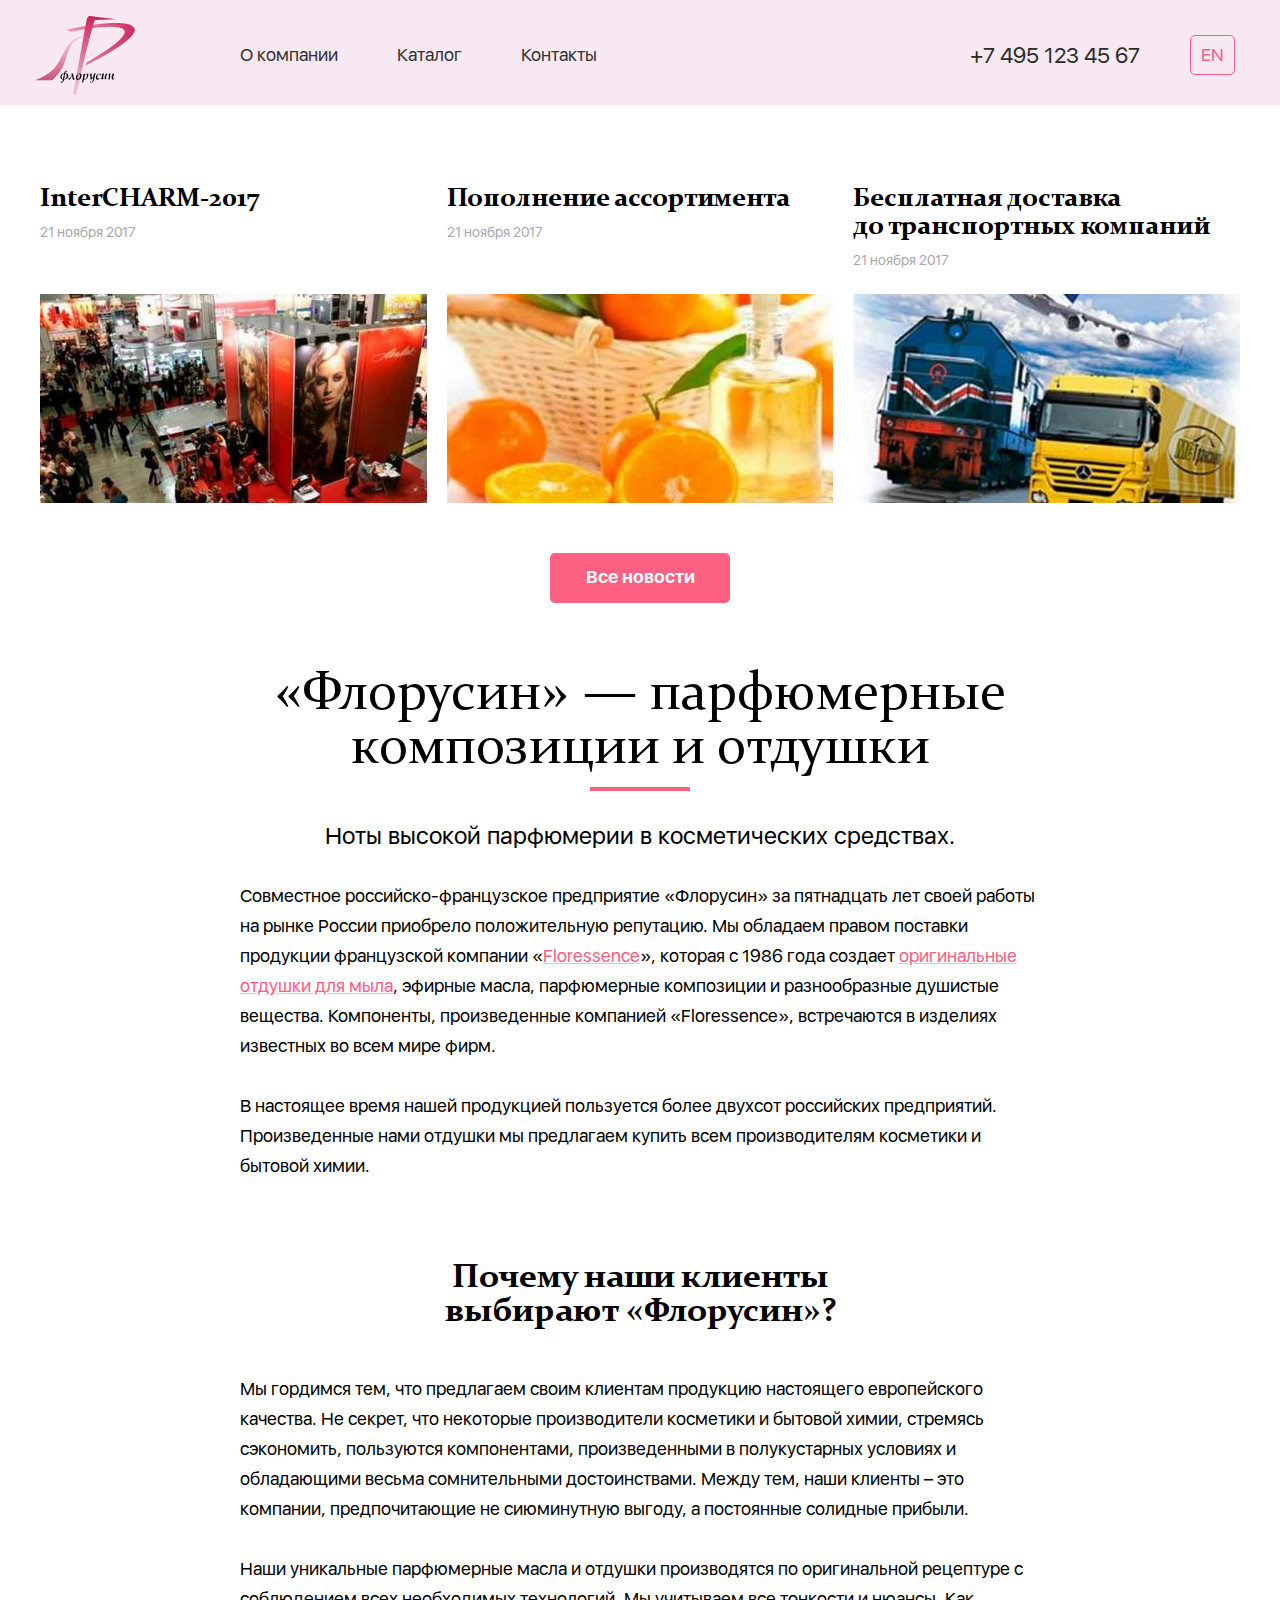
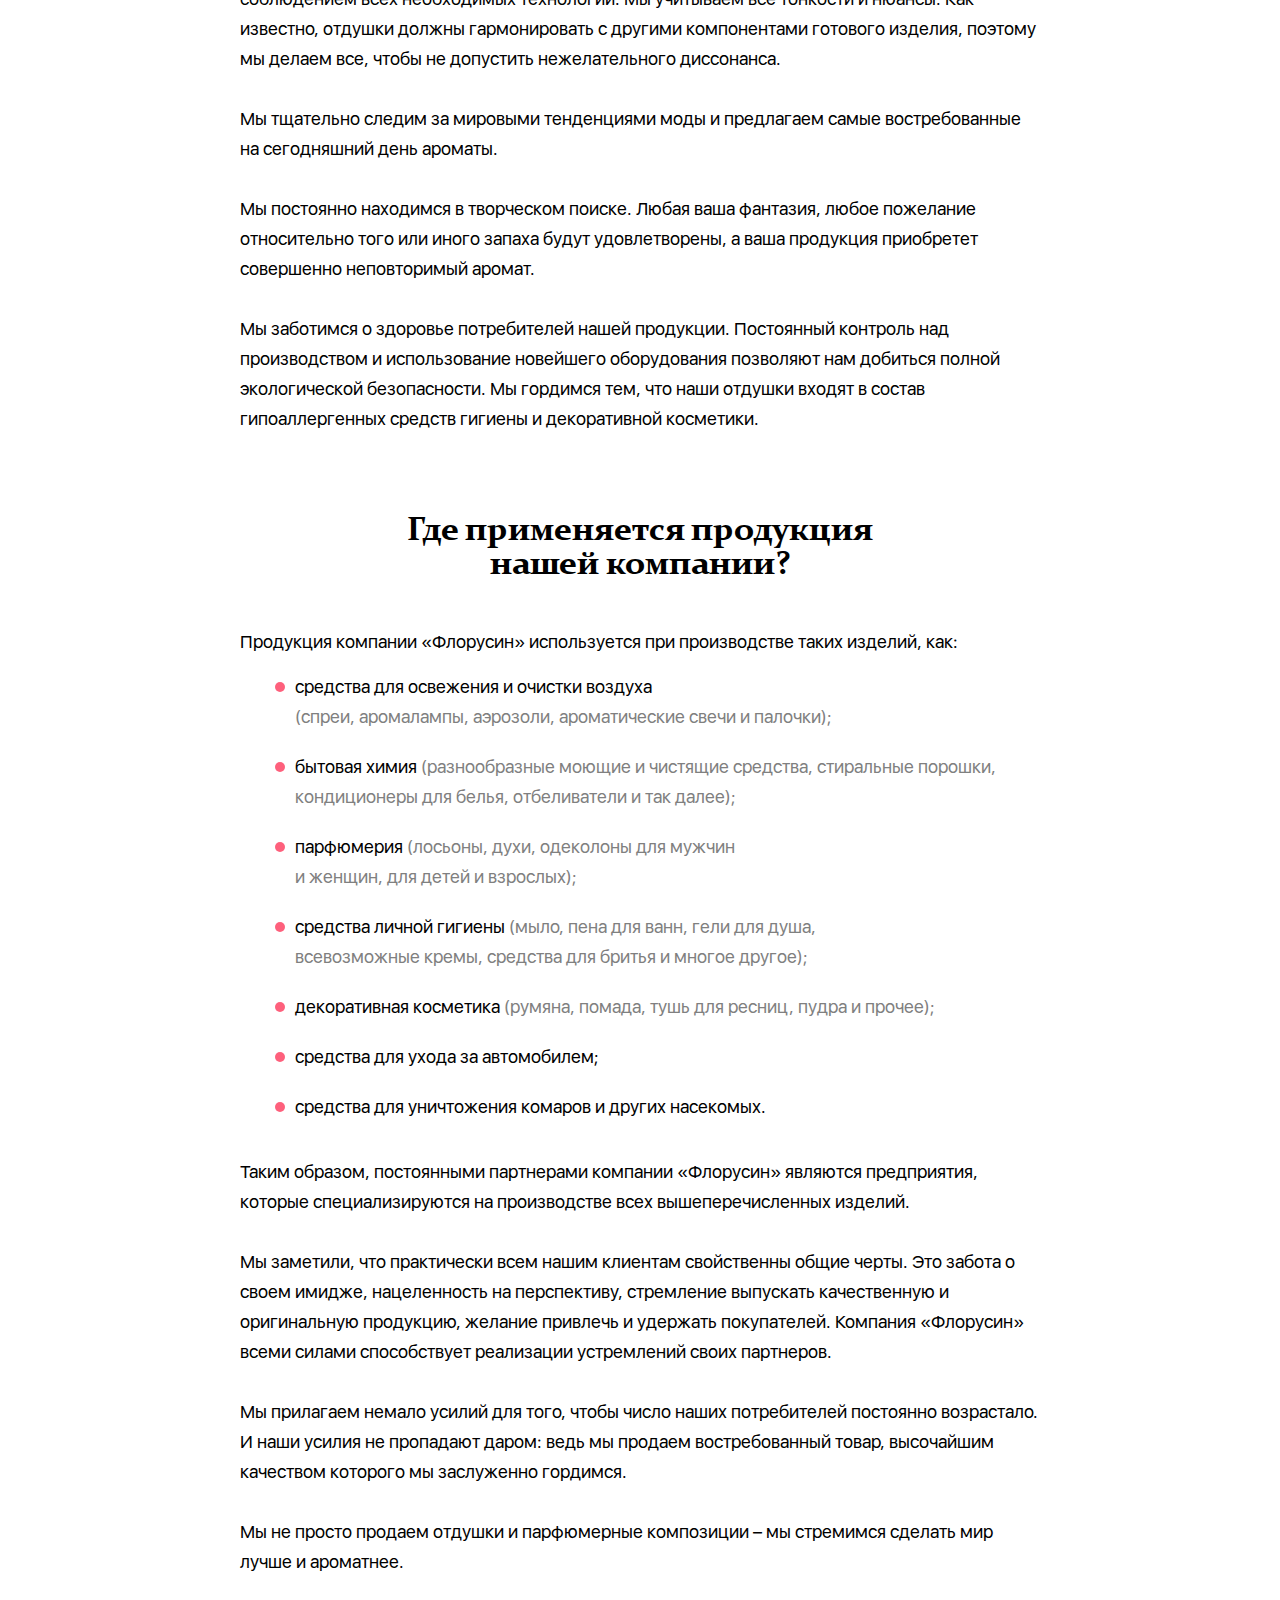
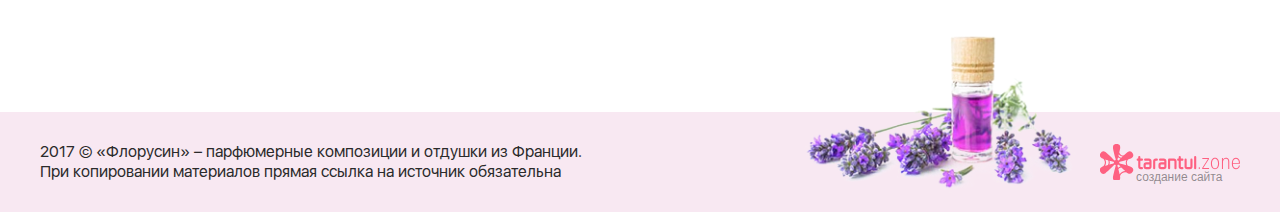
<file: main.html>
<!DOCTYPE html>
<html lang="ru">
	<head>
    	<meta charset="UTF-8" />
    	<meta http-equiv="X-UA-Compatible" content="IE=edge" />
    	<meta name="viewport" content="width=device-width, initial-scale=1.0, user-scalable=0, minimum-scale=1.0" />
    	<link rel="stylesheet" href="css/default.css" />
		<link rel="stylesheet" href="css/fonts.css" />
    	<link rel="stylesheet" href="css/style.css" />
		<link rel="stylesheet" href="css/header.css" />
		<link rel="stylesheet" href="css/nav.css" />
		<link rel="stylesheet" href="css/article.css" />
		<link rel="stylesheet" href="css/ul_common.css" />
		<link rel="stylesheet" href="css/news.css" />
		<!-- <link rel="stylesheet" href="css/catalogue.css" /> -->
		<link rel="stylesheet" href="css/footer.css" />
		<script defer src="js/jquery.js"></script>
		<script defer src="js/base.js"></script>
		<title>ФЛОРУСИН</title>
	</head>
	<body onload="resize();" onresize="resize();">
		<div class="container">
			<header>
				<div class="header_container">
					<a class="header_logo" href="main.html" title="На главную страницу"></a>
					<a class="header_phone" href="tel:+74951234567" title="Позвоните нам">+7 495 123 45 67</a>
					<ul>
						<li></li>
						<li></li>
						<li></li>
						<li></li>
					</ul>
					<a class="lang" href="#" title="English version">en</a>
				</div>
			</header>

			<nav>
				<ul>
					<li><a href="#" title="О компании">О компании</a></li>
					<li><a href="catalogue.html" title="Каталог">Каталог</a></li>
					<li><a href="#" title="Контакты">Контакты</a></li>
				</ul>
			</nav>

			<article>
				<ul class="news common">
					<li>
						<a href="#" title="Узнайте больше">
							<div>
								<h3>InterCHARM-2017</h3>
								<span class="date">21 ноября 2017</span>
							</div>
							<div class="img_wrap"><img src="./img/charm.jpg" alt="InterCHARM-2017"/></div>
						</a>
					</li>
					<li>
						<a href="#" title="Узнайте больше">
							<div>
								<h3>Пополнение ассортимента</h3>
								<span class="date">21 ноября 2017</span>
							</div>
							<div class="img_wrap"><img src="./img/assort.jpg" alt="Пополнение ассортимента"/></div>
						</a>
					</li>
					<li>
						<a href="#" title="Узнайте больше">
							<div>
								<h3>Бесплатная доставка<br /> до транспортных компаний</h3>
								<span class="date">21 ноября 2017</span>
							</div>
							<div class="img_wrap"><img src="./img/transp.jpg" alt="Бесплатная доставка"/></div>
						</a>
					</li>
				</ul>
				<a class="more news" href="news.html" title="Все новости">Все новости</a>

				<div class="brief">
					<h1>«Флорусин» — парфюмерные<br/> композиции и отдушки</h1>
					<p>Ноты высокой парфюмерии в косметических средствах.</p>
				</div>
				<div class="content">
					<p>Совместное российско-французское предприятие «Флорусин» за пятнадцать лет
						 своей работы на рынке России приобрело положительную репутацию. Мы
						 обладаем правом поставки продукции французской компании «<a href="#" title="Floressence">Floressence</a>»,
						 которая с 1986 года создает <a href="#" title="отдушки для мыла">оригинальные отдушки
						для мыла</a>, эфирные масла, парфюмерные композиции и разнообразные душистые вещества.
						Компоненты, произведенные компанией «Floressence», встречаются в изделиях известных
						 во всем мире фирм.</p>
					<p>В настоящее время нашей продукцией пользуется более двухсот российских
						 предприятий. Произведенные нами отдушки мы предлагаем купить всем
						 производителям косметики и бытовой химии.</p>
					<h2>Почему наши клиенты<br/> выбирают «Флорусин»?</h2>
					<p>Мы гордимся тем, что предлагаем своим клиентам продукцию настоящего
						 европейского качества. Не секрет, что некоторые производители косметики
						  и бытовой химии, стремясь сэкономить, пользуются компонентами,
						  произведенными в полукустарных условиях и обладающими весьма
						   сомнительными достоинствами. Между тем, наши клиенты – это компании,
						    предпочитающие не сиюминутную выгоду, а постоянные солидные прибыли.</p>
					<p>Наши уникальные парфюмерные масла и отдушки производятся по оригинальной
						рецептуре с соблюдением всех необходимых технологий. Мы учитываем все тонкости
						и нюансы. Как известно, отдушки должны гармонировать с другими компонентами
						готового изделия, поэтому мы делаем все, чтобы не допустить нежелательного диссонанса.</p>
					<p>Мы тщательно следим за мировыми тенденциями моды и предлагаем самые
						 востребованные на сегодняшний день ароматы.</p>
					<p>Мы постоянно находимся в творческом поиске. Любая ваша фантазия, любое пожелание
						 относительно того или иного запаха будут удовлетворены, а ваша продукция
						 приобретет совершенно неповторимый аромат.</p>
					<p>Мы заботимся о здоровье потребителей нашей продукции. Постоянный контроль
						над производством и использование новейшего оборудования позволяют нам добиться
						полной экологической безопасности. Мы гордимся тем, что наши отдушки входят
						в состав гипоаллергенных средств гигиены и декоративной косметики.</p>
					<h2>Где применяется продукция<br/> нашей компании?</h2>
					<p>Продукция компании «Флорусин» используется при производстве таких
						изделий, как:</p>
					<ul>
						<li>средства для освежения и очистки воздуха<br/> <span> (спреи, аромалампы,
							аэрозоли, ароматические свечи и палочки);</span></li>
						<li>бытовая химия<span> (разнообразные моющие и чистящие средства, стиральные
							 порошки, кондиционеры для белья, отбеливатели и так далее);</span></li>
						<li>парфюмерия<span> (лосьоны, духи, одеколоны для мужчин<br/> и женщин,
							 для детей и взрослых);</span></li>
						<li>средства личной гигиены<span> (мыло, пена для ванн, гели для душа,<br/>
							всевозможные кремы, средства для бритья и многое другое);</span></li>
						<li>декоративная косметика<span> (румяна, помада, тушь для ресниц, пудра и
							прочее);</span></li>
						<li>средства для ухода за автомобилем;<span></span></li>
						<li>средства для уничтожения комаров и других насекомых.<span></span></li>
					</ul>
					<p>Таким образом, постоянными партнерами компании «Флорусин» являются предприятия,
						которые специализируются на производстве всех вышеперечисленных изделий.</p>
					<p>Мы заметили, что практически всем нашим клиентам свойственны общие черты.
						Это забота о своем имидже, нацеленность на перспективу, стремление выпускать
						качественную и оригинальную продукцию, желание привлечь и удержать покупателей.
						Компания «Флорусин» всеми силами способствует реализации устремлений своих партнеров.</p>
					<p>Мы прилагаем немало усилий для того, чтобы число наших потребителей постоянно
						 возрастало. И наши усилия не пропадают даром: ведь мы продаем востребованный товар,
						 высочайшим качеством которого мы заслуженно гордимся.</p>
					<p>Мы не просто продаем отдушки и парфюмерные композиции – мы стремимся сделать
						 мир лучше и ароматнее.</p>
				</div>
			</article>

			<footer>
				<div class="footer_container">
					<p>2017 &copy; «Флорусин» – парфюмерные композиции и отдушки из Франции.
					При копировании материалов прямая ссылка на источник обязательна
					</p>
					<a class="developer" href="http://www.tarantul.zone/" title="создание сайта" target="_blank">
					</a>
					<img class="footer_img" src="./img/aroma_footer.png" alt="aroma" />
					</div>
				</footer>
			</div>
	</body>
</html>
</file>
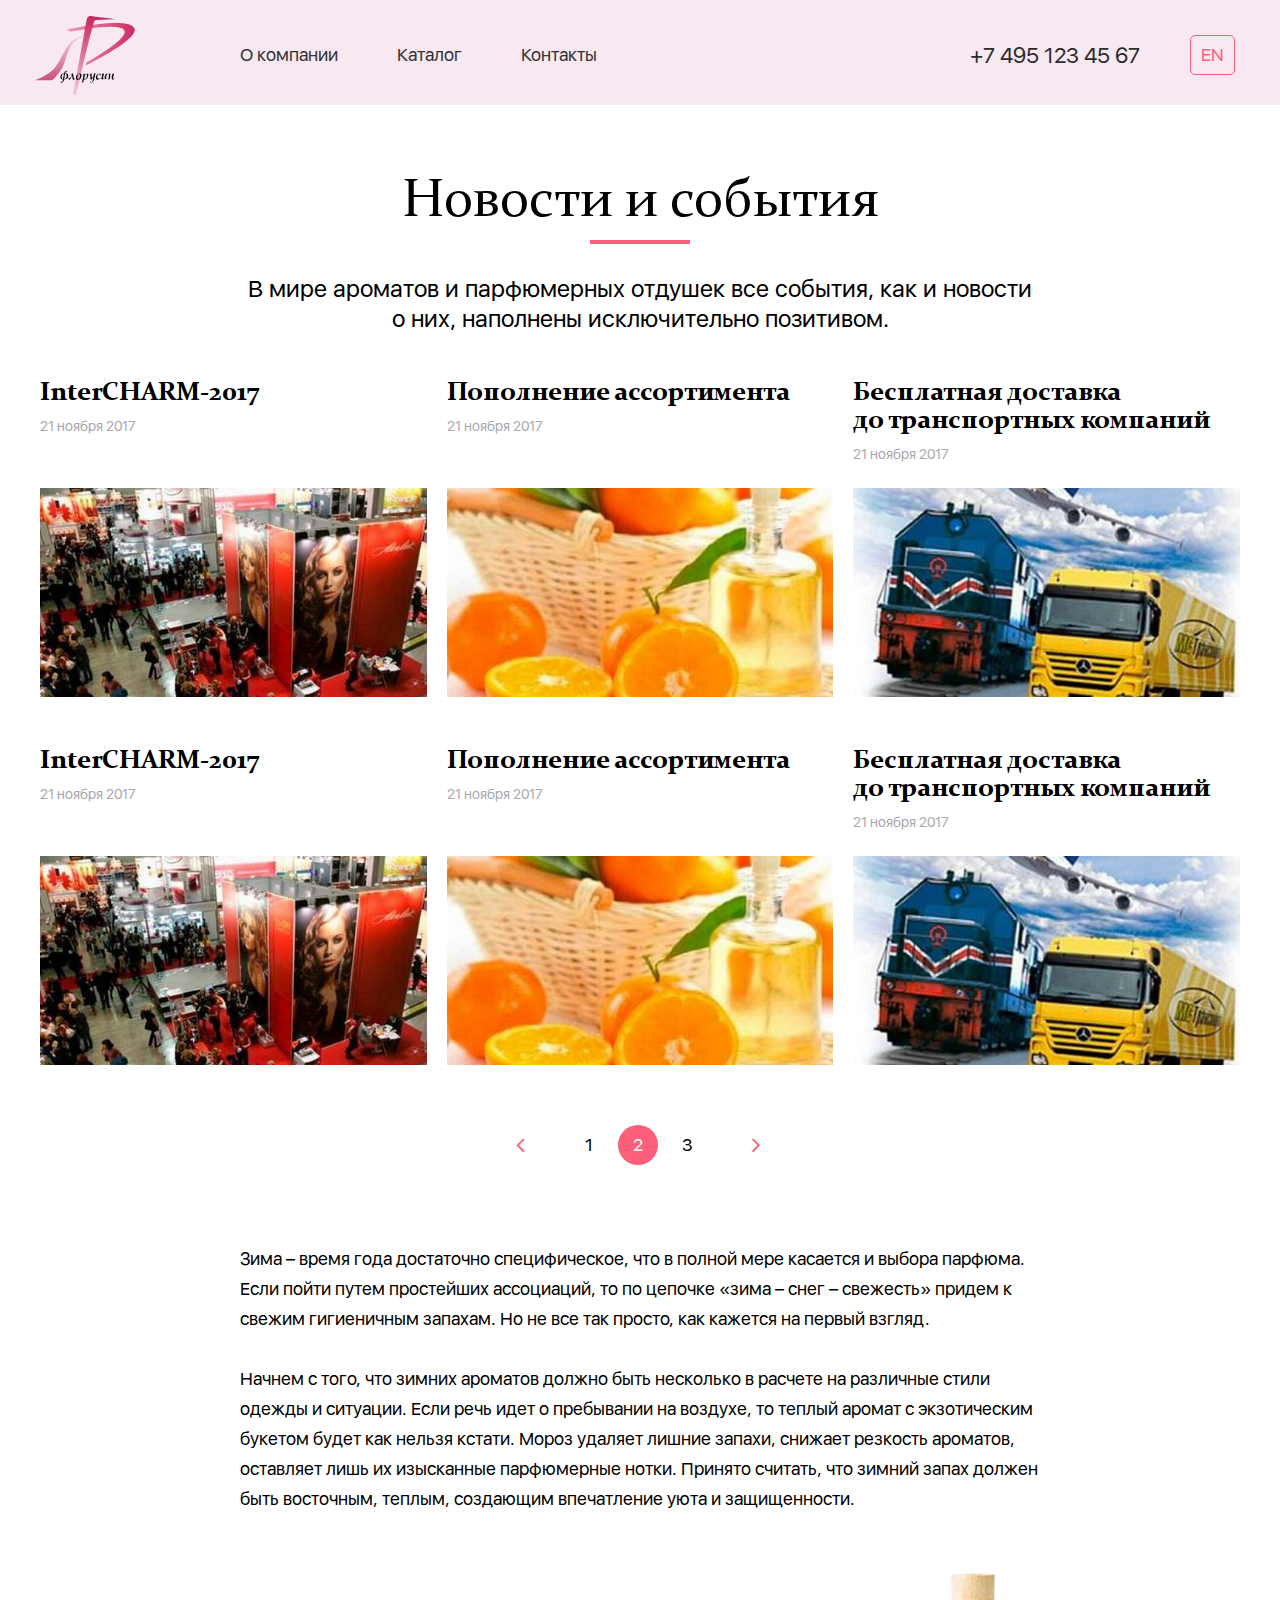
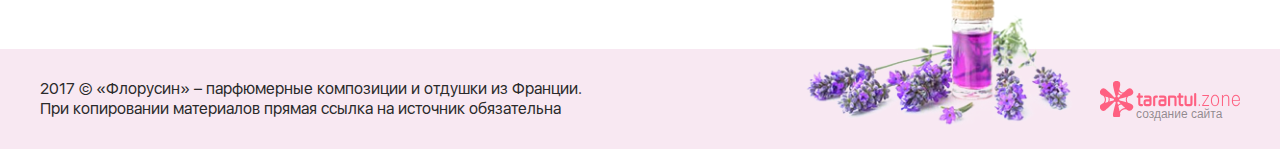
<file: news.html>
<!DOCTYPE html>
<html lang="ru">
	<head>
    	<meta charset="UTF-8" />
    	<meta http-equiv="X-UA-Compatible" content="IE=edge" />
    	<meta name="viewport" content="width=device-width, initial-scale=1.0, user-scalable=0, minimum-scale=1.0" />
    	<link rel="stylesheet" href="css/default.css" />
		<link rel="stylesheet" href="css/fonts.css" />
    	<link rel="stylesheet" href="css/style.css" />
		<link rel="stylesheet" href="css/header.css" />
		<link rel="stylesheet" href="css/nav.css" />
		<link rel="stylesheet" href="css/article.css" />
		<link rel="stylesheet" href="css/ul_common.css" />
		<link rel="stylesheet" href="css/news.css" />
		<link rel="stylesheet" href="css/catalogue.css" />
		<link rel="stylesheet" href="css/footer.css" />
		<script defer src="js/jquery.js"></script>
		<script defer src="js/base.js"></script>
		<title>ФЛОРУСИН</title>
	</head>
	<body onload="resize();" onresize="resize();">
		<div class="container">
			<header>
				<div class="header_container">
					<a class="header_logo" href="main.html" title="На главную страницу"></a>
					<a class="header_phone" href="tel:+74951234567" title="Позвоните нам">+7 495 123 45 67</a>
					<ul>
						<li></li>
						<li></li>
						<li></li>
						<li></li>
					</ul>
					<a class="lang" href="#" title="English version">en</a>
				</div>
			</header>

			<nav>
				<ul>
					<li><a href="#" title="О компании">О компании</a></li>
					<li><a href="catalogue.html" title="Каталог">Каталог</a></li>
					<li><a href="#" title="Контакты">Контакты</a></li>
				</ul>
			</nav>

			<article>
				<div class="brief">
					<h1>Новости и события</h1>
					<p>В мире ароматов и парфюмерных отдушек все события,
						как и новости о них, наполнены исключительно позитивом.</p>
				</div>

				<ul class="news common">
					<li>
						<a href="#" title="Узнайте больше">
							<div>
								<h3>InterCHARM-2017</h3>
								<span class="date">21 ноября 2017</span>
							</div>
							<div class="img_wrap"><img src="./img/charm.jpg" alt="InterCHARM-2017"/></div>
						</a>
					</li>
					<li>
						<a href="#" title="Узнайте больше">
							<div>
								<h3>Пополнение ассортимента</h3>
								<span class="date">21 ноября 2017</span>
							</div>
							<div class="img_wrap"><img src="./img/assort.jpg" alt="Пополнение ассортимента"/></div>
						</a>
					</li>
					<li>
						<a href="#" title="Узнайте больше">
							<div>
								<h3>Бесплатная доставка<br /> до транспортных компаний</h3>
								<span class="date">21 ноября 2017</span>
							</div>
							<div class="img_wrap"><img src="./img/transp.jpg" alt="Бесплатная доставка"/></div>
						</a>
					</li>
					<li>
						<a href="#" title="Узнайте больше">
							<div>
								<h3>InterCHARM-2017</h3>
								<span class="date">21 ноября 2017</span>
							</div>
							<div class="img_wrap"><img src="./img/charm.jpg" alt="InterCHARM-2017"/></div>
						</a>
					</li>
					<li>
						<a href="#" title="Узнайте больше">
							<div>
								<h3>Пополнение ассортимента</h3>
								<span class="date">21 ноября 2017</span>
							</div>
							<div class="img_wrap"><img src="./img/assort.jpg" alt="Пополнение ассортимента"/></div>
						</a>
					</li>
					<li>
						<a href="#" title="Узнайте больше">
							<div>
								<h3>Бесплатная доставка<br /> до транспортных компаний</h3>
								<span class="date">21 ноября 2017</span>
							</div>
							<div class="img_wrap"><img src="./img/transp.jpg" alt="Бесплатная доставка"/></div>
						</a>
					</li>
					<li class="pagination">
						<ol>
							<li class="prev"><a href="#" title="Предыдущая"></a></li>
							<li class="page"><a href="#" title="1"></a></li>
							<li class="page selected" title="2"><a href="#"></a></li>
							<li class="page"><a href="#" title="3"></a></li>
							<li class="next"><a href="#" title="Следующая"></a></li>
						</ol>
					</li>
					<li></li>
				</ul>

				<div class="content">
					<p>Зима – время года достаточно специфическое, что в полной
						 мере касается и выбора парфюма. Если пойти путем
						 простейших ассоциаций, то по цепочке «зима – снег –
						 свежесть» придем к свежим гигиеничным запахам. Но не все так
						 просто, как кажется на первый взгляд.</p>
						 <p>Начнем с того, что зимних ароматов должно быть несколько
							  в расчете на различные стили одежды и ситуации.
							  Если речь идет о пребывании на воздухе, то теплый аромат
							   с экзотическим букетом будет как нельзя кстати.
							   Мороз удаляет лишние запахи, снижает резкость ароматов,
							   оставляет лишь их изысканные парфюмерные нотки.
							   Принято считать, что зимний запах должен быть восточным,
							   теплым, создающим впечатление уюта и защищенности.</p>
				</div>

				</article>

			<footer>
				<div class="footer_container">
					<p>2017 &copy; «Флорусин» – парфюмерные композиции и отдушки из Франции.
					При копировании материалов прямая ссылка на источник обязательна
					</p>
					<a class="developer" href="http://www.tarantul.zone/" title="создание сайта" target="_blank">
					</a>
					<img class="footer_img" src="./img/aroma_footer.png" alt="aroma" />
					</div>
				</footer>
			</div>
	</body>
</html>
</file>
<file: css/default.css>
@charset "UTF-8";

* {
	box-sizing : border-box;
	}

body {
	-webkit-text-size-adjust : 100%;
	}

html, body,
main, article, aside, details, figcaption, figure, footer, header, hgroup, menu, nav, section,
dl, dt, dd,
h1, h2, h3, h4, h5, h6,
pre, form, fieldset, input, textarea, blockquote, th, td,
img, a img,
div {
	margin : 0;
	padding : 0;
	}

html, body,
main, article, aside, details, figcaption, figure, footer, header, hgroup, menu, nav, section,
img, a img,
div {
	font : inherit;
	vertical-align : baseline;
	}

address, caption, cite, code, dfn, th, var {
	font-style : normal;
	font-weight : normal;
	}

html, body {
	width : 100%;
	height : 100%;
	}

input:focus,
textarea:focus,
select:focus,
button:focus,
div:focus,
a:focus {
	outline : none;
	}

input,
textarea {
	-webkit-appearance : none;
    }

caption, th {
	text-align : left;
	}

fieldset,
abbr, acronym,
img, img a {
	border : 0;
	}

blockquote, q {
	quotes : none;
	}

blockquote::before, blockquote::after,
q::before, q::after {
	content : '';
	content : none;
	}

main, article, aside, details, figcaption, figure, footer, header, hgroup, menu, nav, section, img {
	display : block;
	}

h1, h2, h3, h4, h5, h6 {
	font-size : 100%;
	font-weight : normal;
	}

table {
	border-collapse : collapse;
	border-spacing : 0;
	}
</file>
<file: css/fonts.css>
@charset "UTF-8";

@font-face {
    	font-family : "SFUIDisplay-Regular";
    	src : url("../fonts/SFUIDisplay-Regular.eot");
    	src : url("../fonts/SFUIDisplay-Regular.eot?#iefix") format("embedded-opentype"),
    		url("../fonts/SFUIDisplay-Regular.woff") format("woff"),
    		url("../fonts/SFUIDisplay-Regular.ttf") format("truetype");
   		font-style : normal;
    	font-weight : normal;
		}

@font-face {
		   font-family: "SFUIDisplay-Bold";
		   src: url("../fonts/SFUIDisplay-Bold.eot");
		   src: url("../fonts/SFUIDisplay-Bold.eot?#iefix") format("embedded-opentype"),
		    	url("../fonts/SFUIDisplay-Bold.woff") format("woff"),
		    	url("../fonts/SFUIDisplay-Bold.otf") format("opentype");
		   	font-style: normal;
		    font-weight: normal;
			}

@font-face {
		font-family: "Constantia-Regular";
		src: url("../fonts/constan.eot");
		src: url("../fonts/constan.eot#iefix") format("embedded-opentype"),
				url("../fonts/constan.woff") format("woff"),
				url("../fonts/constan.ttf") format("truetype");
		font-style: normal;
		font-weight: normal;
}

@font-face {
		font-family: "Constantia-Bold";
		src: url("../fonts/constanb.eot");
		src: url("../fonts/constanb.eot#iefix") format("embedded-opentype"),
				url("../fonts/constanb.woff") format("woff"),
				url("../fonts/constanb.ttf") format("truetype");
		font-style: normal;
		font-weight: normal;
}

@font-face {
		font-family: "Font Awesome";
		src: url("../fonts/fontawesome.eot");
		src: url("../fonts/fontawesome.eot#iefix") format("embedded-opentype"),
				url("../fonts/fontawesome.woff?20180802") format("woff"),
				url("../fonts/fontawesome.woff2?20180802") format("woff2"),
				url("../fonts/fontawesome.ttf") format("truetype");
		font-style: normal;
		font-weight: normal;
}
</file>
<file: css/style.css>
@charset "UTF-8";

div.container {
	position: relative;
	min-height: 100%;
}

a {
	text-decoration: none;
	color: inherit;
}

ul {
	list-style: none;
	padding: 0;
	margin: 0;
}

a.more {
	display: block;
	font: normal 18px/48px "SFUIDisplay-Bold", Arial, sans-serif;
	text-align: center;
	color: rgba(255, 255, 255, 1);
	background-color: rgba(254, 96, 129, 1);
	border-radius: 5px;
	transition : all 0.25s ease;
}

a.more:hover {
	background-color: rgba(252, 71, 110, 1);
}
</file>
<file: css/header.css>
@charset "UTF-8";

header {
	width: 100%;
	background-color: rgba(248, 232, 242, 1);
	padding-top: 15px;
	padding-bottom: 10px;
}

.header_container {
	position: relative;
	max-width: 1200px;
	margin: 0 auto;
	color: rgba(43, 43, 43, 1);
}

a.header_logo {
	display : block;
	background-image : url("../img/logo-florusin.svg?24012018");
	background-position : 0% 0%;
	background-repeat : no-repeat;
	background-size : cover;
}

a.lang {
	display: block;
	position: absolute;
	width: 45px;
	height: 40px;
	z-index: 10;
	font: normal 18px/38px "SFUIDisplay-Regular", Arial, sans-serif;
	text-transform: uppercase;
	text-align: center;
	color: rgba(254, 96, 129, 1);
	border: solid 1px rgba(254, 96, 129, 1);
	border-radius: 5px;
	transition: all 0.25s;
}

a.lang:hover {
	color: rgba(255, 255, 255, 1);
	background-color: rgba(254, 96, 129, 1);
}

a.header_phone {
	display: block;
	font: normal 22px/20px "SFUIDisplay-Regular", Arial, sans-serif;
}

header ul {
	position: absolute;
	display: block;
	z-index: 15;
	width: 40px;
	height: 30px;
	margin: 0;
	padding: 0;
	overflow: hidden;
}

header ul:hover {
	cursor: pointer;
}

header ul > li {
	background-color: rgba(43, 43, 43, 1);
	position: inherit;
	left: 0;
	width: 100%;
	height: 4px;
	z-index: inherit;
	border-radius: 2px;
	transition : all 0.25s;
}

header ul > li:first-child,
header ul > li:nth-child(2) {
	top: 13px;
	transform: rotate(0);
}

header ul > li:nth-child(3) {
	top: 0;
}

header ul > li:last-child {
	bottom: 0;
}

		/* ///ПЛАНШЕТЫ И ДЕСКТОП/// */

@media (min-width: 541px) {

	a.header_logo {
		width : 100px;
		height : 80px;
	}
}

		/* ///ДЕСКТОПЫ/// */

@media only screen and (min-width: 961px) {

	header {
		padding-right: 40px;
		padding-left: 30px;
	}

	.header_container {
		height: 80px;
	}

	a.header_logo {
		position: absolute;
		top: 0;
		left: 0;
		z-index: 5;
	}

	a.lang {
		top: 20px;
		right: 0;
	}

	a.header_phone {
		position: absolute;
		top: 30px;
		right: 95px;
		color: inherit;
		z-index: 5;
	}

	header ul {
		display: none;
	}
}

		/* ////ПЛАНШЕТЫ/// */

@media (min-width: 541px) and (max-width: 960px) {

	header {
		padding-right: 20px;
		padding-left: 20px;
	}

	a.header_phone {
		position: absolute;
		top: 30px;
		right: 150px;
		color: inherit;
	}

	a.lang {
		top: 20px;
		right: 60px;
	}

	header ul {
		right: 0;
		top: 25px;
	}

}

		/* ///СМАРТФОНЫ И ПЛАНШЕТЫ/// */

@media (max-width: 960px) {
	ul.opened > li:first-child {
		transform: rotate(45deg);
	}

	ul.opened > li:nth-child(2) {
		transform: rotate(-45deg);
	}

	ul.opened > li:nth-child(3) {
		top: -10px;
	}

	ul.opened > li:last-child {
		bottom: -10px;
	}
}
		/* ///СМАРТФОНЫ/// */

@media (max-width: 540px) {

	header {
		padding-bottom: 0;
	}

	a.header_logo {
		margin-left: 20px;
		width : 75px;
		height : 60px;
	}

	a.lang {
		top: 10px;
		right: 80px;
	}

	header ul {
		top: 15px;
		right: 20px;
	}

	a.header_phone {
		width: 100%;
		font: normal 18px/40px "SFUIDisplay-Regular", Arial, sans-serif;
		text-align: center;
		color: rgba(255, 255, 255, 1);
		background: rgba(254, 96, 129, 1);
		margin-top: 10px;
	}
}
</file>
<file: css/nav.css>
@charset "UTF-8";

nav {
	position: absolute;
}

nav ul > li > a {
	display: block;
	color: rgba(51, 51, 51, 1);
	font: normal 18px/40px "SFUIDisplay-Regular", Arial, sans-serif;
}

nav ul > li:hover > a {
	color: rgba(254, 96, 129, 1);
}

@media only screen and (min-width: 961px) {

	nav {
		width : 100%;
	}

	nav > ul {
		max-width : 1200px;
		margin : 0 auto;
		padding : 0 200px;
	}

	nav {
		top: 35px;
	}

	nav ul > li {
		display: inline-block;
	}

	nav ul > li:not(:last-child) {
		padding-right: 55px;
	}
}

@media (max-width: 960px) {

	nav ul {
		position: absolute;
		background-color: rgba(248, 232, 242, 1);
		top: 0;
	}

	nav.opened {
		background-color: rgba(0, 0, 0, 0.5);
		width: 100%;
		z-index: 20;
		height: 100%;
		left: 0;

	}

	nav ul {
		padding-top: 20px;
		width: 280px;
		height: 100%;
		left: -280px;
	}

	nav.opened ul {
		left: 0;
		transition : all 0.25s;
	}
}

@media (min-width: 541px) and (max-width: 960px) {

		nav.opened {
			top: 105px;
		}

		nav ul > li {
			padding-left: 40px;
			padding-top: 10px;
		}
}

@media (max-width: 540px) {

	nav.opened {
		top: 125px;
	}

	nav ul > li {
		padding-left: 20px;
		padding-top: 10px;
	}
}
</file>
<file: css/article.css>
@charset "UTF-8";

article {
	display: block;
	max-width: 1280px;
	margin: 0 auto;
	background-color: rgba(255, 255, 255, 1);
	color: rgba(0, 0, 0, 1);
}

div.brief,
div.content {
	max-width: 800px;
	margin: 0 auto;
}

article h1,
article h2,
div.brief p,
div.communication {
	text-align: center;
}

article p {
	margin: 0;
}

article h1 {
	position: relative;
	margin-bottom: 30px;
}

article h1:after {
	content: "";
	position: absolute;
	background-color: rgba(254, 96, 124, 1);
	width: 100px;
	height: 4px;
	bottom: -15px;
	left: calc(50% - 50px);
}

article > div.content > ul {
	padding-left: 55px;
}

div.content ul span {
	color: rgba(128, 128, 128, 1);
}

div.content ul li {
	position: relative;
	margin-bottom: 20px;
}

div.content ul li:before {
	content: "";
	position: absolute;
	background-color: rgba(254, 96, 124, 1);
	width: 10px;
	height: 10px;
	border-radius: 50%;
	left: -20px;
}

article > div a {
	color: rgba(254, 96, 129, 1);
	text-decoration: underline;
	text-decoration-color: rgba(255, 184, 197, 1);
}

article > div a:hover {
	color: rgba(128, 128, 128, 1);
	text-decoration: none;
}

@media only screen and (min-width: 961px) {

	article {
		padding: 50px 0;
	}

	div.content p,
	div.content ul,
	div.card p,
	div.communication	{
		font : normal 18px/30px "SFUIDisplay-Regular", Arial, sans-serif;
	}

	article p {
		padding-top: 15px;
		padding-bottom: 15px;
	}

	article h1 {
		margin-top: 20px;
	}

	article h2 {
		margin-top: 65px;
		margin-bottom: 30px;
	}

	div.brief p {
		font : normal 24px/30px "SFUIDisplay-Regular", Arial, sans-serif;
	}

	article h1 {
		font : normal 54px/54px "Constantia-Regular", "Times New Roman", serif;
	}

	article h2 {
		font : normal 34px/34px "Constantia-Bold", "Times New Roman", serif;
	}

	div.content ul li:before {
		top: 10px;
	}
}

@media (min-width: 541px) and (max-width: 960px) {

	div.brief,
	div.content,
	div.card p,
	div.communication,
	ul.contacts {
		padding-left: 30px;
		padding-right: 30px;
	}

	div.brief p {
		font : normal 22px/28px "SFUIDisplay-Regular", Arial, sans-serif;
	}

	article h1 {
		font : normal 48px/48px "Constantia-Regular", "Times New Roman", serif;
	}

	article h2 {
		font : normal 30px/30px "Constantia-Bold", "Times New Roman", serif;
	}

	article h1 {
		margin-top: 20px;
	}

}

@media (max-width: 960px) {

	article {
		padding: 30px 0;
	}

	div.content p,
	div.content ul,
	div.card p,
	div.communication {
		font : normal 16px/20px "SFUIDisplay-Regular", Arial, sans-serif;
	}

	article p {
		padding-top: 10px;
		padding-bottom: 10px;
	}

	div.content ul br {
		display: none;
	}

	div.content ul li:before {
		top: 5px;
	}

	article h2 {
		margin-top: 30px;
		margin-bottom: 20px;
	}
}

@media (max-width: 540px) {
	div.brief,
	div.content,
	div.card,
	div.communication,
	ul.contacts {
		padding-left: 20px;
		padding-right: 20px;
	}

	div.brief p {
		font : normal 20px/24px "SFUIDisplay-Regular", Arial, sans-serif;
	}

	article h1 {
		font : normal 36px/36px "Constantia-Regular", "Times New Roman", serif;
	}

	article h2 {
		font : normal 24px/24px "Constantia-Bold", "Times New Roman", serif;
	}

	article h1 {
		margin-top: 10px;
	}
}
</file>
<file: css/footer.css>
@charset "UTF-8";

footer {
	position: absolute;
	bottom: 0;
	width: 100%;
	background-color: rgba(248, 232, 242, 1);
}

.footer_container {
	position: relative;
	max-width: 1200px;
	margin: 0 auto;
	color: rgba(43, 43, 43, 1);
}

footer p {
	max-width : 560px;
	margin: 0;
}

.footer_img {
	position: absolute;
	width: 280px;
	transition : all 0.25s;
}

a.developer {
		display : block;
		z-index : 10;
		width : 140px;
		height : 36px;
		margin : 2px 0;
		background-image : url("../img/developer.svg?18092017");
		background-position : 0% 0%;
		background-repeat : no-repeat;
		background-size : cover;
		color : rgba(43, 43, 43, 0.5);
}

a.developer::after {
		display : block;
		position : absolute;
		bottom : -3px;
		left : 36px;
		z-index : 10;
		font : normal 12px/12px Arial, Tahoma, Verdana, sans-serif;
		content : 'создание сайта';
		color : rgba(43, 43, 43, 0.5);
		white-space : nowrap;
}

@media only screen and (min-width: 1081px) {
	.footer_img {
 		top : -110px;
 		right: 160px;
	}
	footer {
		padding: 30px 40px;
	}

	a.developer {
		position : absolute;
		top : 0;
		right : 0;
	}
}

@media (min-width: 741px) and (max-width: 1080px) {
	.footer_img {
     	top : -170px;
     	left: 55%;
    }

	a.developer {
		position : absolute;
		top : 0;
		right : 0;
}
	footer {
 		padding: 70px 20px 20px 20px;
	}
}

@media (max-width: 740px) {
	.footer_img {
		top : -170px;
		right: 0;
	}

	footer {
 		padding: 70px 20px 20px 20px;
	}

	footer p {
		padding-bottom: 50px;
	}

	a.developer {
   		position : absolute;
   		bottom : 0;
   		left : 0;
		transition : all 0.25s;
 }

}

@media only screen and (min-width: 961px)  {
	.footer_container {
		font : normal 16px/20px "SFUIDisplay-Regular", Arial, sans-serif;
	}
}

@media (max-width: 960px) {
	.footer_container {
		font : normal 14px/20px "SFUIDisplay-Regular", Arial, sans-serif;
	}
}
</file>
<file: css/card.css>
@charset "UTF-8";

div.card_photo {
	display: flex;
	max-width: 1020px;
	margin: 30px auto;
}

div.card_photo > div > img,
div.card_photo ul.gallery > li > img {
	width: 100%;
}

div.card_photo ul.gallery > li > img {
	height: 100%;
	transition : all 0.25s ease;
}

div.card_photo ul.gallery {
	display: flex;
	flex-wrap: wrap;
	justify-content: flex-start;
}

div.card_photo ul.gallery > li {
	display: block;
	overflow: hidden;
}

div.card_photo ul.gallery > li:hover > img {
	cursor: pointer;
	transform: scale(1.1);
}

div.card_photo ul.gallery > li.selected {
	border: 2px solid rgba(254, 96, 129, 1);
}

div.content > table {
	display: block;
	width: 100%;
	max-width: 800px;
	margin-top: 50px;
	margin-bottom: 50px;
	counter-reset: my_counter;
}

div.content > table > tbody {
	display: block;
}

div.content > table tr {
	display: flex;
	position: relative;
	color: rgba(152, 152, 152, 1);
	border-bottom: 1px solid rgba(152, 152, 152, 1);
	counter-increment: my_counter;
}

div.content > table tr:before {
	content: counter(my_counter);
	position: absolute;
	width: 25px;
	height: 25px;
	color: rgba(255, 255, 255, 1);
	font : normal 14px/25px "SFUIDisplay-Regular", Arial, sans-serif;
	text-align: center;
	background-color: rgba(254, 96, 124, 1);
	border-radius: 50%;
	z-index: 5;

}

div.content > table td > strong,
div.content > table td > b {
	color: rgba(0, 0, 0, 1);
}

article > ul.card_choiсe {
	display: block;
	margin: 40px auto;
}

article > ul.card_choiсe > li {
	display: inline-block;
	position: relative;
	width: 50%;
	font: normal 18px/44px "SFUIDisplay-Regular", Arial, sans-serif;
	text-align: center;
	border-bottom: 2px solid rgba(243, 243, 243, 1);
	cursor: pointer;
}

article > ul.card_choiсe > li.selected {
	color: rgba(254, 96, 129, 1);
	border-color: rgba(254, 96, 129, 1);
}

article > ul.card_choiсe > li.selected::after {
	content: "";
	display: block;
	position: absolute;
	top: 44px;
	left: calc(50% - 2px);
	width: 0;
	height: 0;
	border: 6px solid transparent;
	border-top: 6px solid rgba(254, 96, 129, 1);
}

div.card {
	max-width: 800px;
	margin: 0 auto;
}

div.price {
	display: none;
}

@media only screen and (min-width: 811px) {

	div.card_photo {
		padding-left: 20px;
		padding-right: 20px;
	}

	div.card_photo > div:first-child {
		width: 60%;
		margin-bottom: 10px;
	}

	div.card_photo > div.ul_wrap {
		width: 30%;
		width: calc(40% - 10px);
	}

	div.card_photo ul.gallery {
		height: 100%;
	}

	div.card_photo ul.gallery > li {
		margin-left: 10px;
		margin-bottom: 10px;
		width: calc((100% - 20px) / 2);
	}

	div.content > table {
		margin-left: auto;
		margin-right: auto;
	}

	div.content > table > tbody {
		margin-left: 60px;
	}

	div.content > table tr {
		width: 100%;
		padding-top: 24px;
		padding-bottom: 24px;
	}

	div.content > table tr:before {
		top: 25px;
		left: -50px;
	}

	div.content > table td:first-child {
		padding-right: 100px;
	}

	div.content > table td {
		font: normal 18px/24px "SFUIDisplay-Regular", Arial, sans-serif;
	}
}

@media (max-width: 810px) {

	div.card_photo {
		flex-direction: column;
	}

	div.card_photo > div:first-child {
		margin: 20px 0 10px 10px;
	}

	div.card_photo > div > img {
		padding-right: 10px;
	}

	div.card_photo ul.gallery {
		flex-wrap: wrap;
		width: 100%;
	}

	div.card_photo > .ul_wrap {
		margin-left: 10px;
	}

	div.card_photo ul.gallery > li {
		margin-bottom: 10px;
		margin-right: 10px;
	}
}

@media (min-width: 541px) {

	div.content > table td:first-child {
			width: 43%;
	}

	div.content > table td:nth-child(2) {
		width: 39%;
	}

	div.content > table td:last-child {
		width: 18%;
	}

	article > ul.card_choiсe {
		width: 385px;
	}
}

@media (max-width: 811px) and (min-width: 541px) {

	div.card_photo {
		padding-left: 20px;
		padding-right: 20px;
	}

	div.card_photo ul.gallery > li {
		width: calc((100% - 30px) / 3);
	}

	div.content > table > tbody {
		margin-left: 35px;
	}

	div.content > table tr {
		width: 100%;
		padding-top: 24px;
		padding-bottom: 24px;
	}

	div.content > table td {
		font: normal 16px/20px "SFUIDisplay-Regular", Arial, sans-serif;
	}

	div.content > table tr:before {
		left: -35px;
		top: 24px;
	}

	div.content > table td:first-child {
		padding-right: 20px;
	}

	div.content > table td:nth-child(2) {
		padding-right: 20px;
	}
}

@media (max-width: 540px) {

	div.card_photo {
		padding-left: 10px;
		padding-right: 10px;
	}

	div.card_photo > div:first-child {
		max-width: 480px;
	}

	div.card_photo ul.gallery > li {
		width: calc((100% - 20px) / 2);
	}

	div.content > table td {
		font: normal 16px/28px "SFUIDisplay-Regular", Arial, sans-serif;
		width: 90%;
		text-align: center;
	}

	div.content > table tr {
		width: 90%;
		flex-direction: column;
		align-items: center;
		padding-top: 50px;
		padding-bottom: 10px;
		margin-left: auto;
		margin-right: auto;
	}

	div.content > table tr:before {
		left: calc(50% - 12px);
		top: 10px;
	}

	article > ul.card_choiсe {
		width: 280px;
	}
}
</file>
<file: css/form.css>
@charset "UTF-8";

div > form {
	margin-top: 20px;
}

form > div {
	display: flex;
}

ul.form > li {
	position: relative;
}

ul.form > li.required::after {
	content: "\273b";
	position: absolute;
	width: 30px;
	box-sizing: border-box;
	right: 0;
	top: 0;
	padding-left: 10px;
	padding-right: 10px;
	background-color: rgba(255, 255, 255, 1);
	color: rgba(254, 96, 129, 1);
}

ul.form > li > input[type=text],
div.message > textarea,
form > button  {
	display: block;
	-moz-appearance: none;
	border-width: 0;
	border-style: none;
	border-image: none;
}

ul.form > li > input[type=text],
div.message > textarea {
	opacity: 0.75;
}

div.message {
	position: relative;
	padding: 10px 5px;
	border: 2px solid rgba(243, 243, 243, 1);
}

div.message > textarea {
	width: 100%;
	height: 100%;
	resize: none;
	border: none;
}

ul.form > li > input[type=text] {
	width: 100%;
	height: 100%;
	white-space: nowrap;
	background-color: rgba(255, 255, 255, 1);
	border-bottom: 2px solid rgba(243, 243, 243, 1);
}

ul.form > li > input.error {
	border-bottom: 2px solid rgba(252, 71, 110, 1);
}

ul.form > li > input.success,
input[type=checkbox] {
	border-bottom: 2px solid rgba(00, 255, 00, 1);
}

ul.form span,
div.message > span {
	position: absolute;
	width: auto;
	color: rgba(0, 0, 0, 1);
	transform : scale(1, 1);
	transition : all 0.25s;
}

ul.form span,
div.message > span {
	top: 0;
	left: 5px;
}

ul.form span {
	white-space: nowrap;
}

ul.form span.selected,
div.message > span.selected {
	transform : scale(0, 0);
}

label > div.required {
		display: inline-block;
}

form > button {
	height: 50px;
	text-align: center;
	color: rgba(255, 255, 255, 1);
	background-color: rgba(200, 200, 200, 1);
	border-radius: 5px;
	cursor: default;
	transition : all 0.25s ease;
}

/* form > button:hover {
	background: rgba(59, 59, 59, 1);
} */

form > button.active {
	background: rgba(254, 96, 129, 1);
	cursor: pointer;
}

form > button.active:hover {
	background: rgba(252, 71, 110, 1);
}

form > label,
form > button {
	display: block;
	text-align: center;
	margin-left: auto;
	margin-right: auto;
	margin-bottom: 30px;
}

input[type=checkbox] {
	display: none;
	width : 22px;
	height : 22px;
	border : solid 1px rgba(249, 249, 249, 1);
}

span.checkbox {
	position : relative;
	display : inline-block;
	width : 22px;
	height : 22px;
	border : solid 1px rgba(243, 243, 243, 1);
	border-top: 2px solid rgba(243, 243, 243, 1);
	border-radius : 4px;
	background-color : rgba(255, 255, 255, 1);
	color : rgba(254, 96, 129, 1);
	cursor : pointer;
	margin-right: 10px;
}

span.checkbox.checked::after {
	position : absolute;
	content : "";
	top : 5px;
	left : 5px;
	z-index : 20;
	width : 8px;
	height : 4px;
	border-left : solid 2px rgba(254, 96, 129, 1);
	border-bottom : solid 2px rgba(254, 96, 129, 1);
	content : "";
	transform : rotate(-45deg);
}

button.contacts {
	margin-top: 35px;
	margin-bottom: 70px;
}

@media only screen and (min-width: 811px) {
	form span:not(.consent),
	div.message > span,
	input[type=text] {
		font: normal 18px/60px "SFUIDisplay-Regular", Arial, sans-serif;
	}

	div.message > textarea {
		font: normal 18px/24px "SFUIDisplay-Regular", Arial, sans-serif;
	}

	ul.form  {
		margin-right: 50px;
	}

	ul.form > li:not(:first-child) {
		margin-top: 30px;
	}

	div.message {
		width: 465px;
	}

	form > label > span.consent {
		font: normal 20px/30px "SFUIDisplay-Regular", Arial, sans-serif;
	}
}

@media (max-width: 810px) {


	form > div {
		flex-direction: column;
		align-items: center;
	}

	div.message {
		margin-top: 30px;
	}

	div.message > textarea {
		font: normal 16px/24px "SFUIDisplay-Regular", Arial, sans-serif;
	}

}

@media (min-width: 541px) {

		ul.form > li {
			width: 285px;
			height: 60px;
		}

		form > label {
			margin-top: 45px;
			width: 480px;
		}

		form > button {
			width: 280px;
			font: normal 18px/48px "SFUIDisplay-Bold", Arial, sans-serif;
		}

		ul.form > li.required::after {
			font : normal 20px/60px Arial, Tahoma, Verdana, sans-serif;
			height: 58px;
		}

}

@media (max-width: 811px) and (min-width: 541px) {

	ul.form > li:not(:first-child) {
		margin-top: 30px;
	}

	form span:not(.consent),
	input[type=text] {
		font: normal 16px/60px "SFUIDisplay-Regular", Arial, sans-serif;
	}

	div.message {
		width: 465px;
		height: 245px;
	}

	form > label > span.consent {
		font: normal 18px/30px "SFUIDisplay-Regular", Arial, sans-serif;
		word-wrap: normal;
	}

}

@media (max-width: 540px) {

	ul.form {
		max-width: 285px;
		width: calc(100% - 40px);
	}

	ul.form > li {
		width: 100%;
		height: 40px;
	}

	form span:not(.consent),
	input[type=text] {
		font: normal 16px/40px "SFUIDisplay-Regular", Arial, sans-serif;
	}

	ul.form > li:not(:first-child) {
		margin-top: 20px;
	}

	div.message {
		max-width: 465px;
		max-height: 245px;
		width: calc(100% - 40px);
		height: 150px;
	}

	form > label {
		min-width: calc(100% - 40px);
		margin: 35px 20px 30px;
	}

	form > label > span.consent {
		font: normal 16px/24px "SFUIDisplay-Regular", Arial, sans-serif;
		word-wrap: normal;
	}

	ul.form > li.required::after {
		font : normal 20px/40px Arial, Tahoma, Verdana, sans-serif;
		height: 38px;
	}

	form > button  {
		width: 180px;
		font: normal 16px/48px "SFUIDisplay-Bold", Arial, sans-serif;
		/* padding-left: 5px;
		padding-right: 5px; */
		margin-left: auto;
		margin-right: auto;
	}
}
</file>
<file: css/ul_common.css>
@charset "UTF-8";

ul.common {
	display: flex;
	flex-wrap: wrap;
	width: 100%;
}

ul.common > li > a {
	display: flex;
	flex-direction: column;
	color: inherit;
}

ul.common > li.pagination {
	width: 100% !important;
	margin-bottom: 0 !important;
}

li.pagination > ol > li > a {
	display: block;
	position: relative;
	width: 100%;
	height: 100%;
	color: inherit;
}

li.pagination > ol > li.prev {
	margin-right: 25px;
}

li.pagination > ol > li.next {
	margin-left: 25px;
}

li.pagination > ol > li.prev > a:before {
	content: "\F104";
	font-family: "Font Awesome";
	position: absolute;
	color: rgba(254, 96, 129, 1);
	text-align: center;
	font-size: 24px;
	width: 100%;
	height: 100%;
	transition : all 0.25s ease;
}

li.pagination > ol > li.next > a:before {
	content: "\F105";
	position: absolute;
	font-family: "Font Awesome";
	color: rgba(254, 96, 129, 1);
	text-align: center;
	font-size: 24px;
	width: 100%;
	height: 100%;
	transition : all 0.25s ease;
}

li.pagination > ol > li.prev > a:after,
li.pagination > ol > li.next > a:after {
	content: "";
	position: absolute;
	background-color: rgba(254, 96, 129, 0.75);
	width: 100%;
	height: 100%;
	border-radius: 50%;
	transform : scale(0, 0);
	transition : all 0.25s ease;
}

li.pagination > ol > li.prev:hover > a:after,
li.pagination > ol > li.next:hover > a:after {
	transform : scale(1, 1);
}

li.pagination > ol > li.prev:hover > a:before,
li.pagination > ol > li.next:hover > a:before {
	color: rgba(255, 255, 255, 1);
	z-index: 3;
}

li.pagination > ol {
	width: 280px;
	margin: 10px auto;
	padding: 0;
	counter-reset: my-counter;
}

li.pagination > ol > li {
	display: inline-block;
	font: normal 18px/40px "SFUIDisplay-Regular", Arial, sans-serif;
	width: 40px;
	height: 40px;
}

li.pagination > ol > li:nth-child(2),
li.pagination > ol > li:nth-child(3) {
	margin-right: 5px;
}

li.pagination > ol > li.page > a:before {
	content: counter(my-counter);
	counter-increment: my-counter;
	position: absolute;
	font: normal 18px/40px "SFUIDisplay-Regular", Arial, sans-serif;
	width: 100%;
	height: 100%;
	text-align: center;
	transition : all 0.25s ease;
}

li.pagination > ol > li.selected > a:before {
		color: rgba(255, 255, 255, 1);
		z-index: 3;
}

li.pagination > ol > li.page:not(.selected) > a:after {
	content: "";
	position: absolute;
	background-color: rgba(254, 96, 129, 0.75);
	width: 100%;
	height: 100%;
	text-align: center;
	border-radius: 50%;
	transform : scale(0, 0);
	transition : all 0.25s ease;
}

li.pagination > ol > li.page:not(.selected):hover > a:after {
	transform : scale(1, 1);
}

li.pagination > ol > li.page:hover > a:before {
	color: rgba(255, 255, 255, 1);
	z-index: 3;
}

li.pagination > ol > li.selected > a:after {
	content: "";
	position: absolute;
	background-color: rgba(254, 96, 124, 1);
	width: 40px;
	height: 40px;
	border-radius: 50%;
}

@media only screen and (min-width: 961px) {

	ul.common {
		padding-left: 40px;
		padding-right: 20px;
	}

	ul.common > li {
		width: calc((100% - 60px) / 3);
		margin-right: 20px;
	}
}

@media (min-width: 481px) and (max-width: 960px) {

	ul.common {
		padding-left: 20px;
	}

	ul.common > li {
		width: calc((100% - 40px) / 2);
		margin-right: 20px;
	}
}

@media (max-width: 480px) {

	ul.common {
		padding-left: 20px;
		padding-right: 20px;
	}

	ul.common > li {
		width: 100%;
	}
}
</file>
<file: css/catalogue.css>
@charset "UTF-8";

ul.catalogue span {
	display: block;
}

span.cat_name {
	position: relative;
	transition : all 0.25s ease;
}

span.cat_name:after {
	content: "";
	position: absolute;
	background-color: rgba(254, 96, 124, 1);
	width: 50px;
	height: 2px;
	left: 0;
	bottom: 5px;
}

a.cat_item > div.cat_img {
	overflow: hidden;
	border: 1px solid rgba(220, 220, 220, 1);
}

div.cat_img > img {
	transition : all 0.25s ease;
	width: 100%;
	height: auto;
}

a.cat_item:hover > div.cat_img > img {
	transform: scale(1.1);
}

a.cat_item:hover span.cat_name {
	color: rgba(254, 96, 129, 1);
}

a.cat_info {
	flex: 1 1 auto;
}

@media only screen and (min-width: 961px) {

	ul.catalogue {
		margin-top: 50px;
	}

	ul.catalogue > li {
		margin-bottom: 50px;
	}

	span.cat_name {
		font : normal 24px/30px "SFUIDisplay-Regular", Arial, sans-serif;
		padding-top: 30px;
		padding-bottom: 25px;
	}

	span.cat_descr {
		font : normal 18px/28px "SFUIDisplay-Regular", Arial, sans-serif;
		color: rgba(152, 152, 152, 1);
		padding-top: 10px;
		padding-bottom: 10px;
	}
}

@media (min-width: 481px) and (max-width: 960px) {

	ul.catalogue {
		margin-top: 30px;
	}

	ul.catalogue > li {
		margin-bottom: 30px;
	}

	span.cat_name {
		font : normal 20px/26px "SFUIDisplay-Regular", Arial, sans-serif;
		padding-top: 20px;
		padding-bottom: 25px;
	}

	span.cat_descr {
		font : normal 18px/24px "SFUIDisplay-Regular", Arial, sans-serif;
		color: rgba(152, 152, 152, 1);
		padding-top: 10px;
		padding-bottom: 10px;
	}
}

@media (max-width: 480px) {

	ul.catalogue {
		margin-top: 20px;
	}

	ul.catalogue > li {
		margin-top: 10px;
		margin-bottom: 30px;
	}

	span.cat_name {
		font : normal 18px/24px "SFUIDisplay-Regular", Arial, sans-serif;
		padding-top: 20px;
		padding-bottom: 25px;
	}

	span.cat_descr {
		font : normal 16px/20px "SFUIDisplay-Regular", Arial, sans-serif;
		color: rgba(152, 152, 152, 1);
		padding-top: 10px;
		padding-bottom: 10px;
	}
}
</file>
<file: css/contacts.css>
@charset "UTF-8";

ul.contacts {
	display: flex;
	max-width: 1000px;
	margin: 75px auto;
}

ul.contacts > li {
	position: relative;
	text-align: center;
	padding-bottom: 20px;
}

ul.contacts > li > span,
div.communication > span {
	display: block;
}

ul.contacts > li > span.way {
	margin-top: 30px;
	margin-bottom: 30px;
}

ul.contacts > li::after {
	position: absolute;
	content: "";
	width: 60px;
	height: 70px;
	/* background-position : 0% 0%; */
	background-repeat : no-repeat;
	background-size : contain;
}

ul.contacts > li:first-child::after {
	background-image : url("../img/phone.png");
}

ul.contacts > li:nth-child(2)::after {
	background-image : url("../img/address.png");
}

ul.contacts > li:last-child::after {
	background-image : url("../img/letter.png");
}

div.communication {
	max-width: 900px;
	margin: 30px auto;
}


@media only screen and (min-width: 961px) {

	ul.contacts > li > span {
		font : normal 20px/30px "SFUIDisplay-Regular", Arial, sans-serif;
	}

	div.communication > span {
		font : normal 30px/30px "SFUIDisplay-Regular", Arial, sans-serif;
	}
}

@media (min-width: 601px) {

	ul.contacts > li {
		width: calc(100% / 3);
		padding-top: 100px;
	}

	ul.contacts > li:not(:last-child) {
		border-right: 1px solid rgba(254, 96, 129, 1);
	}

	ul.contacts > li::after {
		left: calc(50% - 30px);
		top: 0;
	}
}

@media (min-width: 601px) and (max-width: 960px) {

	ul.contacts > li > span {
		font : normal 18px/24px "SFUIDisplay-Regular", Arial, sans-serif;
	}

	div.communication > span {
		font : normal 24px/30px "SFUIDisplay-Regular", Arial, sans-serif;
	}
}

@media (max-width: 600px) {

	ul.contacts {
		flex-direction: column;
	}

	ul.contacts > li {
		width: 100%;
		padding-left: 80px;
	}

	ul.contacts > li > span {
		font : normal 16px/24px "SFUIDisplay-Regular", Arial, sans-serif;
	}

	ul.contacts > li:not(:last-child) {
		border-bottom: 1px solid rgba(254, 96, 129, 1);
	}

	div.communication > span {
		font : normal 20px/24px "SFUIDisplay-Regular", Arial, sans-serif;
	}
}
</file>
<file: css/news.css>
@charset "UTF-8";

ul.news {
	margin-top: 30px;
}

ul.news > li {
	margin-bottom: 50px;
}

ul.news > li > a{
	display: flex;
	height: 100%;
	justify-content: space-between;
	transition : all 0.25s ease;
}

ul.news > li > a h3 {
	transition : all 0.25s ease;
}

ul.news > li > a:hover h3 {
	color: rgba(254, 96, 129, 1);
}

ul.news img {
	width: 100%;
	height: auto;
	transition : all 0.25s ease;
}

ul.news div.img_wrap {
	overflow: hidden;
}

ul.news > li > a:hover img {
	transform: scale(1.1);
}

ul.news .date {
	display: block;
	font : normal 14px/18px "SFUIDisplay-Regular", Arial, sans-serif;
	color: rgba(167, 166, 173, 1);
	margin-top: 10px;
	margin-bottom: 25px;
}

a.news {
	width: 180px;
	height: 50px;
	margin: 0 auto 65px;
}

@media only screen and (min-width: 961px) {

	ul.news h3 {
		font : normal 26px/28px "Constantia-Bold", "Times New Roman", serif;
	}
}

@media (min-width: 481px) and (max-width: 960px) {

	ul.news > li:last-child {
		display: none;
	}

	ul.news h3 {
		font : normal 22px/28px "Constantia-Bold", "Times New Roman", serif;
	}
}

@media (max-width: 480px) {

	ul.news h3 {
		font : normal 20px/24px "Constantia-Bold", "Times New Roman", serif;
	}
}
</file>
